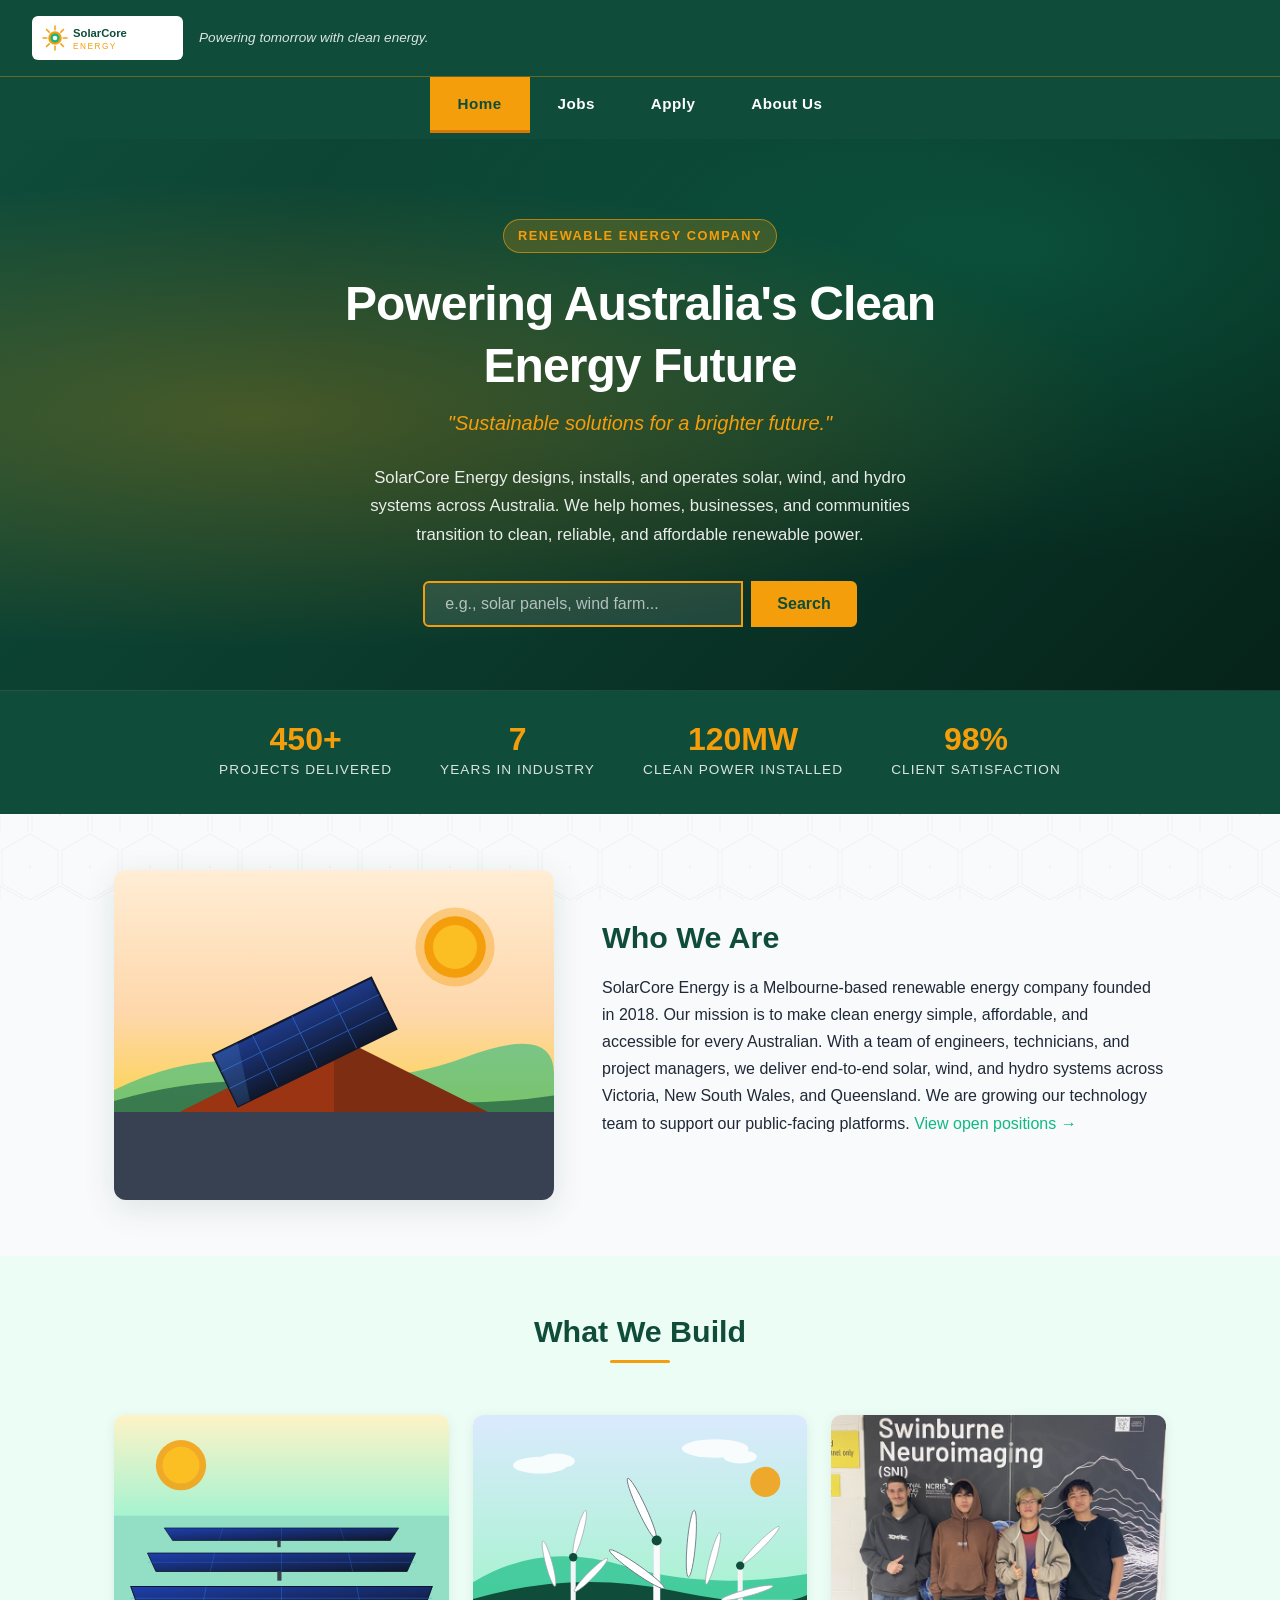
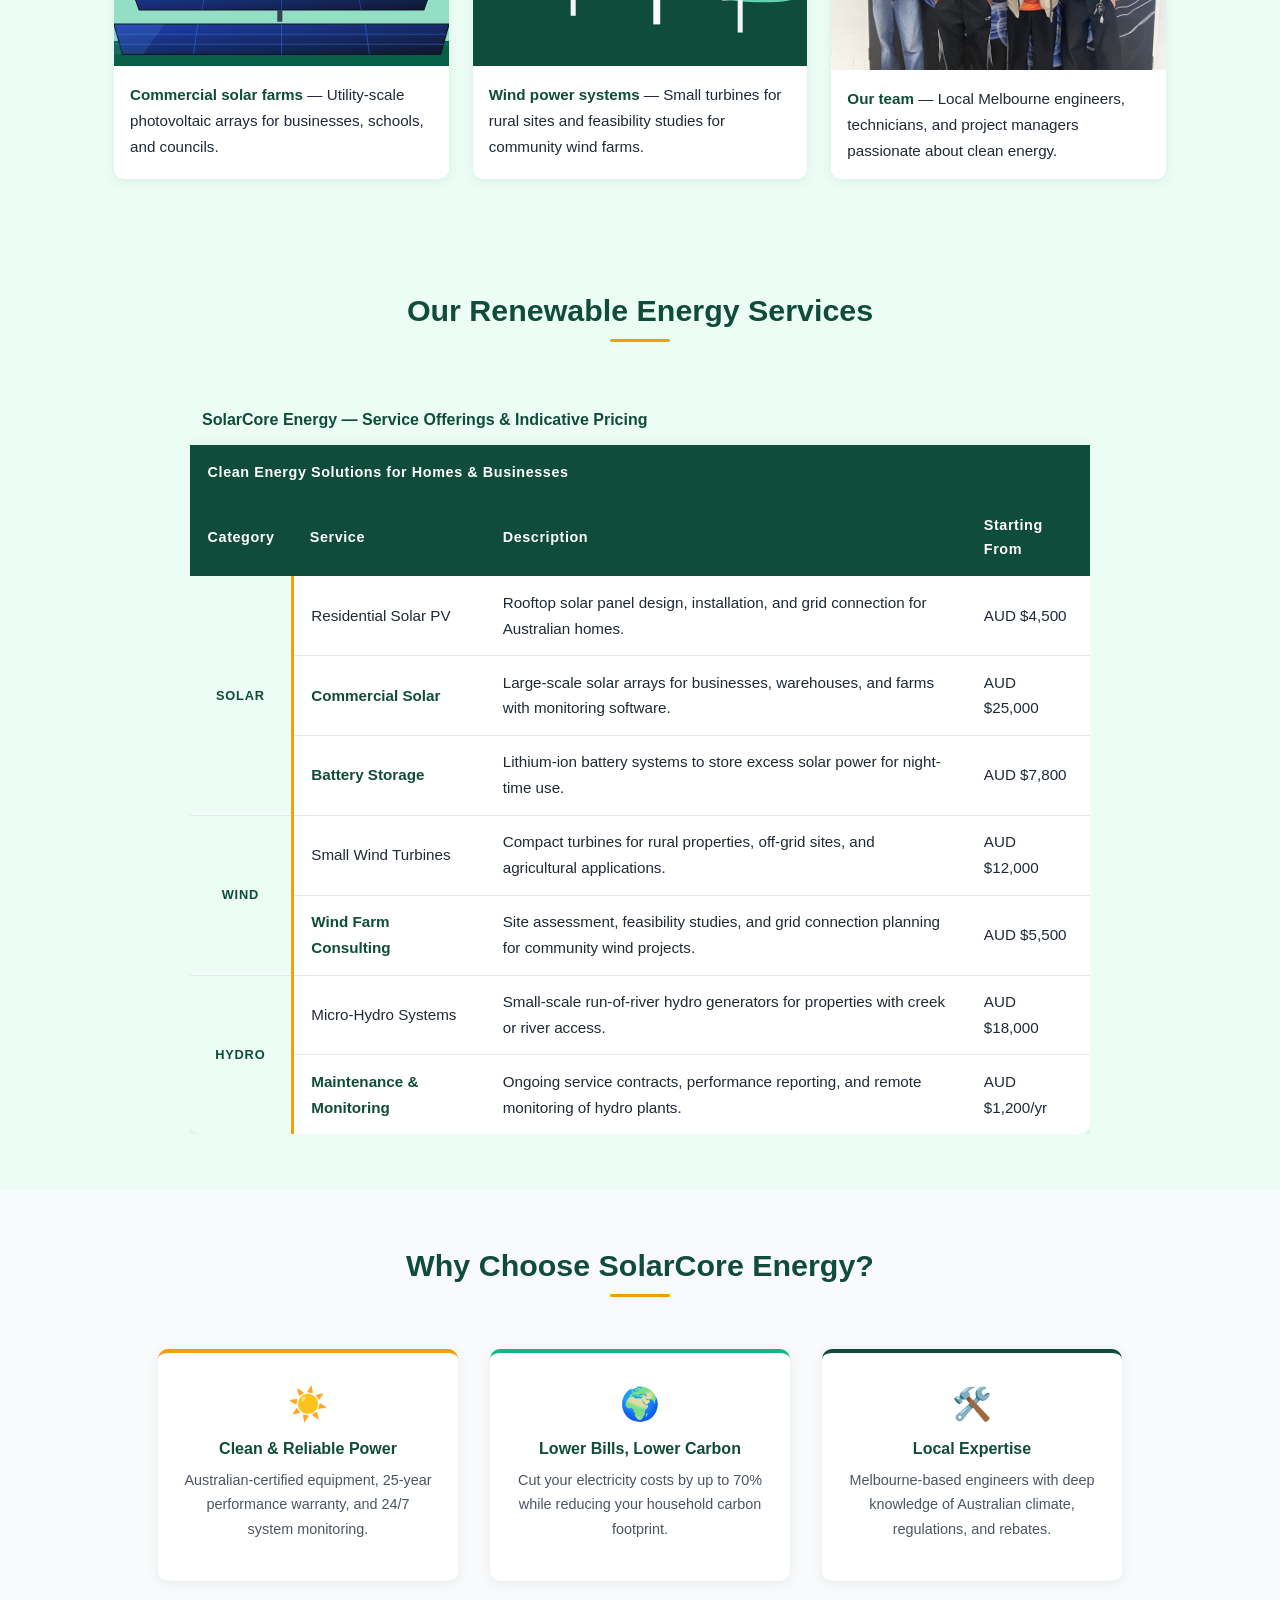
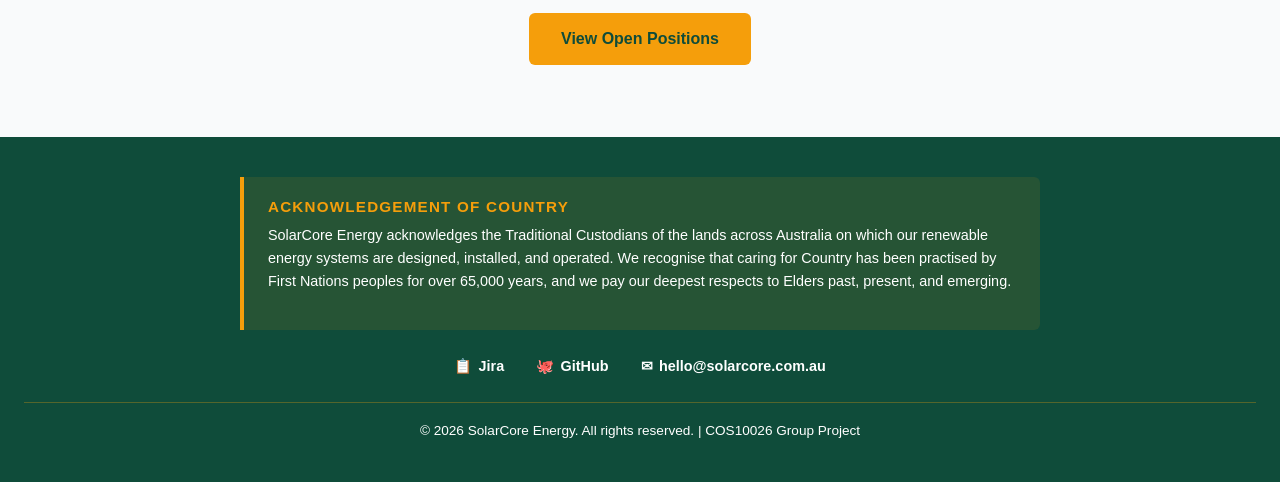
<file: index.html>
<!DOCTYPE html>
<html lang="en">
<head>
    <meta charset="UTF-8">
    <meta name="viewport" content="width=device-width, initial-scale=1.0">
    <meta name="description" content="SolarCore Energy is a Melbourne-based renewable energy company delivering solar, wind, and hydro solutions for a sustainable future.">
    <meta name="keywords" content="solar energy, wind energy, hydro power, renewable energy, sustainability, clean energy Australia, Melbourne renewable energy">
    <meta name="author" content="Duong Danh Dat Nguyen">
    <title>SolarCore Energy — Powering tomorrow with clean energy</title>

    <!-- External stylesheet (shared across all 4 pages) -->
    <link rel="stylesheet" href="styles/style.css">

    <!-- Embedded CSS (required per assignment — page-specific overrides) -->
    <style>
        /* Hero badge — solar gold pill */
        .hero-badge {
            display: inline-block;
            background-color: rgba(245, 158, 11, 0.2);
            border: 1px solid rgba(245, 158, 11, 0.6);
            color: #F59E0B;
            font-size: 0.8rem;
            font-weight: 700;
            letter-spacing: 0.12em;
            text-transform: uppercase;
            padding: 0.3rem 0.9rem;
            border-radius: 50px;
            margin-bottom: 1.25rem;
        }

        /* Services table category rows */
        .services-section {
            background-color: #ECFDF5;
            padding: 3.5rem 1.5rem;
        }

        /* Highlight box for key company stats */
        .stats-bar {
            display: flex;
            justify-content: center;
            gap: 3rem;
            flex-wrap: wrap;
            padding: 2rem 1.5rem;
            background-color: #0F4C3A;
            color: #ffffff;
        }

        .stat-item {
            text-align: center;
        }

        .stat-item .stat-number {
            display: block;
            font-size: 2rem;
            font-weight: 800;
            color: #F59E0B;
            line-height: 1;
        }

        .stat-item .stat-label {
            font-size: 0.85rem;
            color: rgba(255,255,255,0.85);
            text-transform: uppercase;
            letter-spacing: 0.08em;
        }
    </style>
</head>
<body>

    <!-- =====================================================
         SITE HEADER — logo + company name + slogan
         ===================================================== -->
    <header class="site-header">
        <a href="index.html" class="logo-link" aria-label="SolarCore Energy home">
            <img src="images/logo.svg" alt="SolarCore Energy logo — golden sun icon with company name">
        </a>
        <!-- Inline CSS example (required by assignment) -->
        <p style="color: rgba(255,255,255,0.85); font-size: 0.85rem; font-style: italic; margin: 0;">
            Powering tomorrow with clean energy.
        </p>
    </header>

    <!-- =====================================================
         NAVIGATION — identical on ALL 4 pages
         ===================================================== -->
    <nav class="site-nav" aria-label="Main navigation">
        <ul>
            <li><a href="index.html" class="active" aria-current="page">Home</a></li>
            <li><a href="jobs.html">Jobs</a></li>
            <li><a href="apply.html">Apply</a></li>
            <li><a href="about.html">About Us</a></li>
        </ul>
    </nav>

    <!-- =====================================================
         MAIN CONTENT
         ===================================================== -->
    <main>

        <!-- HERO SECTION
             Background-image set via CSS (.hero rule in styles.css)
             NOT using <img> tag — satisfies assignment requirement -->
        <section class="hero" aria-label="Hero banner">
            <div class="hero-content">
                <span class="hero-badge">Renewable Energy Company</span>
                <h1>Powering Australia's Clean Energy Future</h1>
                <p class="hero-slogan">"Sustainable solutions for a brighter future."</p>
                <p class="hero-description">
                    SolarCore Energy designs, installs, and operates solar, wind, and hydro
                    systems across Australia. We help homes, businesses, and communities
                    transition to clean, reliable, and affordable renewable power.
                </p>

                <!-- Search box (required by Part 1 feedback) -->
                <form class="search-form" action="search.php" method="get" role="search" aria-label="Site search">
                    <label for="site-search" class="visually-hidden" style="position: absolute; width: 1px; height: 1px; padding: 0; margin: -1px; overflow: hidden; clip: rect(0,0,0,0); white-space: nowrap; border: 0;">
                        Search SolarCore services and jobs
                    </label>
                    <input
                        type="search"
                        id="site-search"
                        name="q"
                        placeholder="e.g., solar panels, wind farm..."
                        aria-label="Search SolarCore services and jobs"
                    >
                    <button type="submit">Search</button>
                </form>
            </div>
        </section>

        <!-- COMPANY STATS BAR -->
        <div class="stats-bar" role="region" aria-label="Company statistics">
            <div class="stat-item">
                <span class="stat-number">450+</span>
                <span class="stat-label">Projects Delivered</span>
            </div>
            <div class="stat-item">
                <span class="stat-number">7</span>
                <span class="stat-label">Years in Industry</span>
            </div>
            <div class="stat-item">
                <span class="stat-number">120MW</span>
                <span class="stat-label">Clean Power Installed</span>
            </div>
            <div class="stat-item">
                <span class="stat-number">98%</span>
                <span class="stat-label">Client Satisfaction</span>
            </div>
        </div>

        <!-- ABOUT THE COMPANY -->
        <section aria-labelledby="about-heading">
            <div class="company-section">
                <!-- Company image #1 -->
                <img
                    src="images/solar-hero.svg"
                    alt="Stylised illustration of a residential rooftop with solar panels under a bright sun and orange sky"
                    width="440"
                    height="330"
                    loading="lazy"
                >
                <div class="company-text">
                    <h2 id="about-heading">Who We Are</h2>
                    <p>
                        SolarCore Energy is a Melbourne-based renewable energy company founded
                        in 2018. Our mission is to make clean energy simple, affordable, and
                        accessible for every Australian. With a team of engineers, technicians,
                        and project managers, we deliver end-to-end solar, wind, and hydro
                        systems across Victoria, New South Wales, and Queensland.
                        We are growing our technology team to support our public-facing platforms.
                        <a href="jobs.html">View open positions &rarr;</a>
                    </p>
                </div>
            </div>
        </section>

        <!-- IMAGE GALLERY — required: 3+ images on index page (Part 1 feedback fix) -->
        <section class="section-padded" aria-labelledby="gallery-heading" style="background-color: #ECFDF5;">
            <div class="section-container">
                <h2 id="gallery-heading" class="section-title">What We Build</h2>
                <div style="display: flex; flex-wrap: wrap; gap: 1.5rem; justify-content: center;">

                    <figure style="flex: 1; min-width: 260px; max-width: 340px; margin: 0; background: #fff; border-radius: 10px; overflow: hidden; box-shadow: 0 2px 12px rgba(15,76,58,0.08);">
                        <img src="images/solar-panels.svg"
                             alt="Top-down view of a utility-scale solar PV farm with rows of dark blue panels on green ground"
                             width="340" height="255" loading="lazy"
                             style="width: 100%; height: auto; display: block;">
                        <figcaption style="padding: 1rem; font-size: 0.95rem; color: #1F2937; background-color: #fff; font-style: normal; text-align: left;">
                            <strong style="color: #0F4C3A;">Commercial solar farms</strong> — Utility-scale photovoltaic arrays for businesses, schools, and councils.
                        </figcaption>
                    </figure>

                    <figure style="flex: 1; min-width: 260px; max-width: 340px; margin: 0; background: #fff; border-radius: 10px; overflow: hidden; box-shadow: 0 2px 12px rgba(15,76,58,0.08);">
                        <img src="images/wind-turbines.svg"
                             alt="Three wind turbines on rolling green hills under a soft blue sky with clouds"
                             width="340" height="255" loading="lazy"
                             style="width: 100%; height: auto; display: block;">
                        <figcaption style="padding: 1rem; font-size: 0.95rem; color: #1F2937; background-color: #fff; font-style: normal; text-align: left;">
                            <strong style="color: #0F4C3A;">Wind power systems</strong> — Small turbines for rural sites and feasibility studies for community wind farms.
                        </figcaption>
                    </figure>

                    <figure style="flex: 1; min-width: 260px; max-width: 340px; margin: 0; background: #fff; border-radius: 10px; overflow: hidden; box-shadow: 0 2px 12px rgba(15,76,58,0.08);">
                        <img src="images/team-photo.jpg"
                             alt="The SolarCore engineering team gathered at a project site in Melbourne"
                             width="340" height="255" loading="lazy"
                             style="width: 100%; height: 255px; object-fit: cover; display: block;">
                        <figcaption style="padding: 1rem; font-size: 0.95rem; color: #1F2937; background-color: #fff; font-style: normal; text-align: left;">
                            <strong style="color: #0F4C3A;">Our team</strong> — Local Melbourne engineers, technicians, and project managers passionate about clean energy.
                        </figcaption>
                    </figure>

                </div>
            </div>
        </section>

        <!-- SERVICES TABLE
             Uses colspan (header row) AND rowspan (category column)
             Satisfies: "table using cell merging — colspan or rowspan must be used meaningfully" -->
        <section class="services-section" aria-labelledby="services-heading">
            <div class="section-container">
                <h2 id="services-heading" class="section-title">Our Renewable Energy Services</h2>

                <div class="table-wrapper">
                    <table aria-label="SolarCore Energy services overview">
                        <caption>SolarCore Energy &mdash; Service Offerings &amp; Indicative Pricing</caption>
                        <thead>
                            <!-- colspan="4": single header cell spanning all 4 columns -->
                            <tr>
                                <th colspan="4" scope="colgroup">Clean Energy Solutions for Homes &amp; Businesses</th>
                            </tr>
                            <tr>
                                <th scope="col">Category</th>
                                <th scope="col">Service</th>
                                <th scope="col">Description</th>
                                <th scope="col">Starting From</th>
                            </tr>
                        </thead>
                        <tbody>
                            <!-- rowspan="3": "Solar" category label spans 3 rows -->
                            <tr>
                                <th class="category-cell" rowspan="3" scope="rowgroup">Solar</th>
                                <td>Residential Solar PV</td>
                                <td>Rooftop solar panel design, installation, and grid connection for Australian homes.</td>
                                <td>AUD $4,500</td>
                            </tr>
                            <tr>
                                <td>Commercial Solar</td>
                                <td>Large-scale solar arrays for businesses, warehouses, and farms with monitoring software.</td>
                                <td>AUD $25,000</td>
                            </tr>
                            <tr>
                                <td>Battery Storage</td>
                                <td>Lithium-ion battery systems to store excess solar power for night-time use.</td>
                                <td>AUD $7,800</td>
                            </tr>
                            <!-- rowspan="2": "Wind" spans 2 rows -->
                            <tr>
                                <th class="category-cell" rowspan="2" scope="rowgroup">Wind</th>
                                <td>Small Wind Turbines</td>
                                <td>Compact turbines for rural properties, off-grid sites, and agricultural applications.</td>
                                <td>AUD $12,000</td>
                            </tr>
                            <tr>
                                <td>Wind Farm Consulting</td>
                                <td>Site assessment, feasibility studies, and grid connection planning for community wind projects.</td>
                                <td>AUD $5,500</td>
                            </tr>
                            <!-- rowspan="2": "Hydro" spans 2 rows -->
                            <tr>
                                <th class="category-cell" rowspan="2" scope="rowgroup">Hydro</th>
                                <td>Micro-Hydro Systems</td>
                                <td>Small-scale run-of-river hydro generators for properties with creek or river access.</td>
                                <td>AUD $18,000</td>
                            </tr>
                            <tr>
                                <td>Maintenance &amp; Monitoring</td>
                                <td>Ongoing service contracts, performance reporting, and remote monitoring of hydro plants.</td>
                                <td>AUD $1,200/yr</td>
                            </tr>
                        </tbody>
                    </table>
                </div>
            </div>
        </section>

        <!-- WHY JOIN US (additional content for richness) -->
        <section class="section-padded" aria-labelledby="join-heading">
            <div class="section-container">
                <h2 id="join-heading" class="section-title">Why Choose SolarCore Energy?</h2>
                <div style="display: flex; gap: 2rem; flex-wrap: wrap; justify-content: center; margin-top: 1rem;">
                    <div style="flex: 1; min-width: 220px; max-width: 300px; text-align: center; padding: 1.5rem; background: #fff; border-radius: 10px; box-shadow: 0 2px 12px rgba(15,76,58,0.08); border-top: 4px solid #F59E0B;">
                        <p style="font-size: 2rem; margin-bottom: 0.5rem;" aria-hidden="true">&#9728;&#65039;</p>
                        <h3 style="font-size: 1rem; margin-bottom: 0.5rem;">Clean &amp; Reliable Power</h3>
                        <p style="font-size: 0.9rem; color: #4B5563;">Australian-certified equipment, 25-year performance warranty, and 24/7 system monitoring.</p>
                    </div>
                    <div style="flex: 1; min-width: 220px; max-width: 300px; text-align: center; padding: 1.5rem; background: #fff; border-radius: 10px; box-shadow: 0 2px 12px rgba(15,76,58,0.08); border-top: 4px solid #10B981;">
                        <p style="font-size: 2rem; margin-bottom: 0.5rem;" aria-hidden="true">&#127757;</p>
                        <h3 style="font-size: 1rem; margin-bottom: 0.5rem;">Lower Bills, Lower Carbon</h3>
                        <p style="font-size: 0.9rem; color: #4B5563;">Cut your electricity costs by up to 70% while reducing your household carbon footprint.</p>
                    </div>
                    <div style="flex: 1; min-width: 220px; max-width: 300px; text-align: center; padding: 1.5rem; background: #fff; border-radius: 10px; box-shadow: 0 2px 12px rgba(15,76,58,0.08); border-top: 4px solid #0F4C3A;">
                        <p style="font-size: 2rem; margin-bottom: 0.5rem;" aria-hidden="true">&#128736;&#65039;</p>
                        <h3 style="font-size: 1rem; margin-bottom: 0.5rem;">Local Expertise</h3>
                        <p style="font-size: 0.9rem; color: #4B5563;">Melbourne-based engineers with deep knowledge of Australian climate, regulations, and rebates.</p>
                    </div>
                </div>
                <p class="text-center mt-2">
                    <a href="jobs.html" style="display: inline-block; padding: 0.75rem 2rem; background-color: #F59E0B; color: #0F4C3A; border-radius: 6px; font-weight: 700;">
                        View Open Positions
                    </a>
                </p>
            </div>
        </section>

    </main>

    <!-- =====================================================
         FOOTER — Jira + GitHub + email (all 3 required)
         ===================================================== -->
    <footer class="site-footer">

        <!-- ACKNOWLEDGEMENT OF COUNTRY (sustainability-themed)
             Contextual explanation required — NOT decorative -->
        <section class="footer-acknowledgement" aria-label="Acknowledgement of Country">
            <h3>Acknowledgement of Country</h3>
            <p>
                SolarCore Energy acknowledges the Traditional Custodians of the lands across
                Australia on which our renewable energy systems are designed, installed, and
                operated. We recognise that caring for Country has been practised by First
                Nations peoples for over 65,000 years, and we pay our deepest respects to
                Elders past, present, and emerging.
            </p>
        </section>

        <!-- FOOTER LINKS — all 3 required: Jira + GitHub + email -->
        <nav class="footer-links" aria-label="Footer links">
            <a href="https://student-team-webprj.atlassian.net/jira/software/c/projects/PSW/boards/3/backlog" aria-label="Visit our Jira project board" target="_blank" rel="noopener noreferrer">
                <span aria-hidden="true">&#128203;</span> Jira
            </a>
            <a href="https://github.com/datbeo06/cos10026-pixelore-studio" aria-label="Visit our GitHub repository" target="_blank" rel="noopener noreferrer">
                <span aria-hidden="true">&#128025;</span> GitHub
            </a>
            <a href="mailto:hello@solarcore.com.au" aria-label="Email SolarCore Energy">
                <span aria-hidden="true">&#9993;</span> hello@solarcore.com.au
            </a>
        </nav>

        <div class="footer-bottom">
            <p>&copy; 2026 SolarCore Energy. All rights reserved. | COS10026 Group Project</p>
        </div>

    </footer>

</body>
</html>
</file>
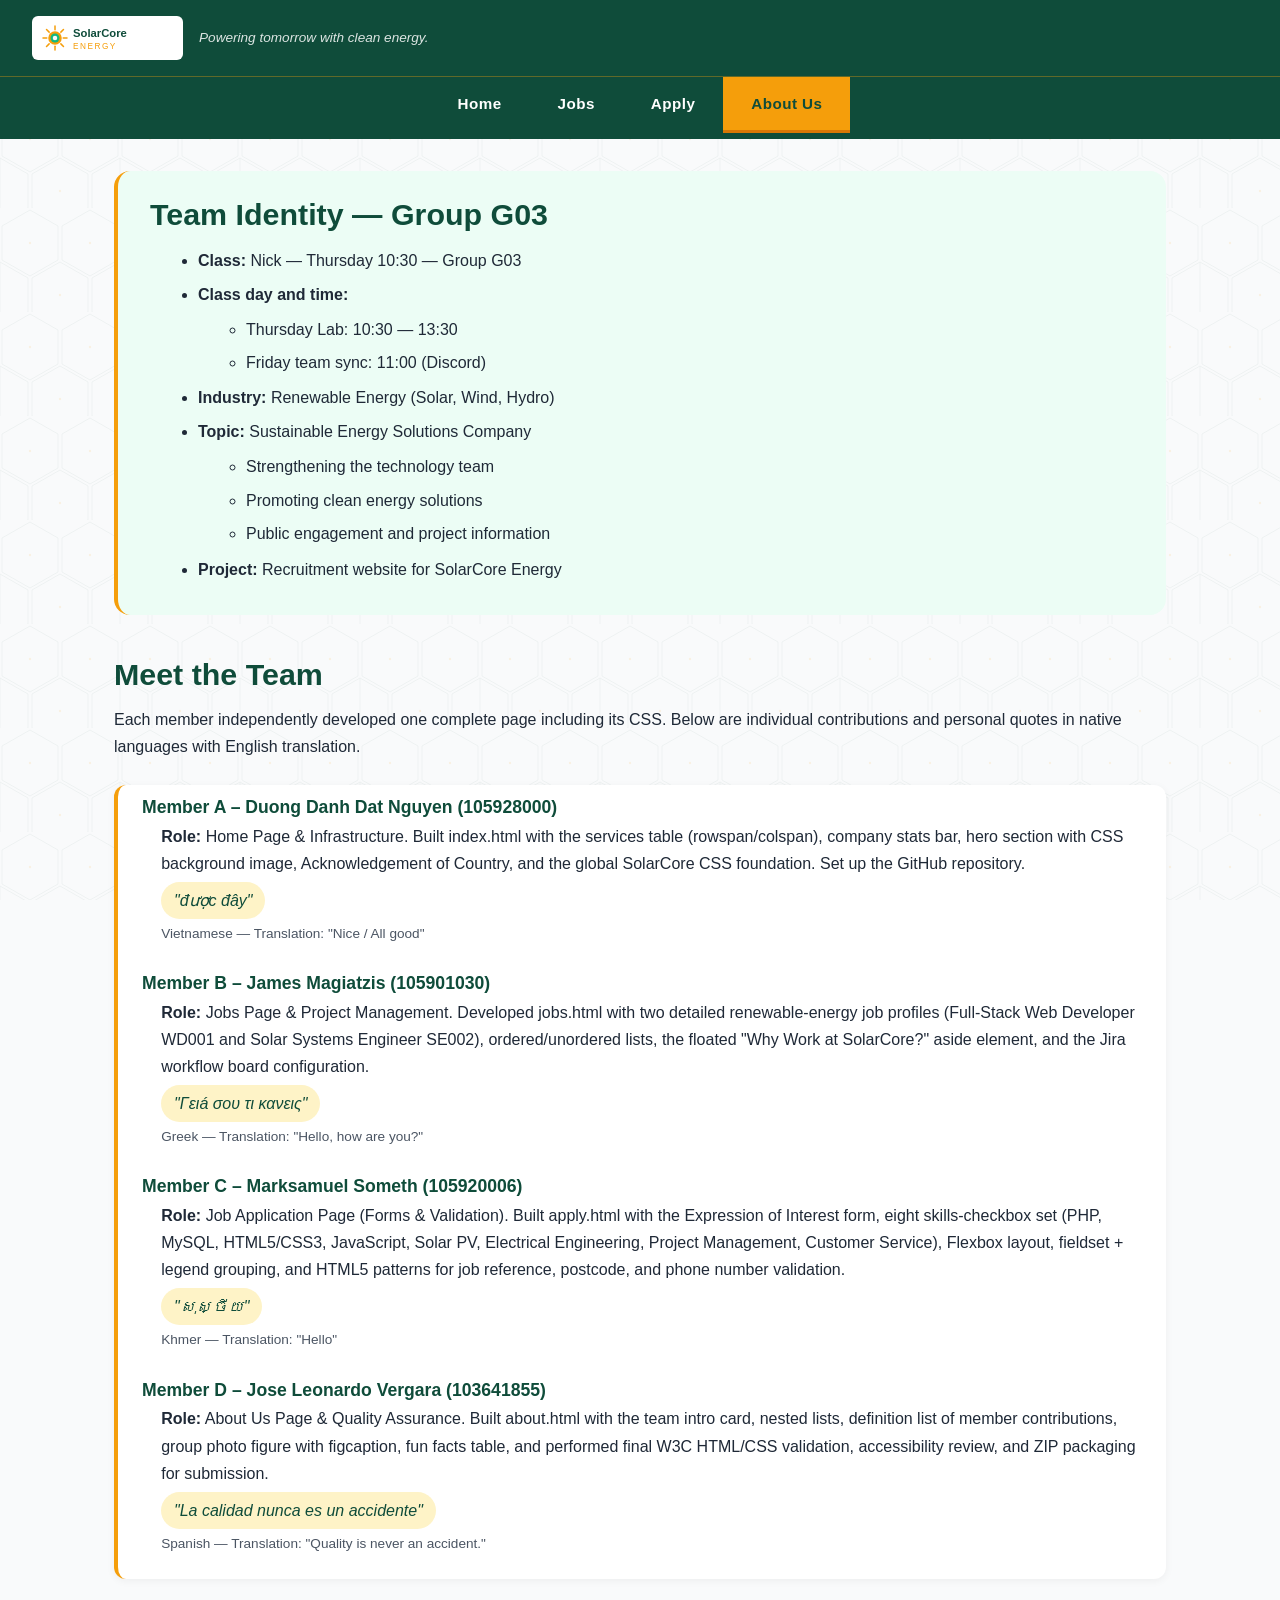
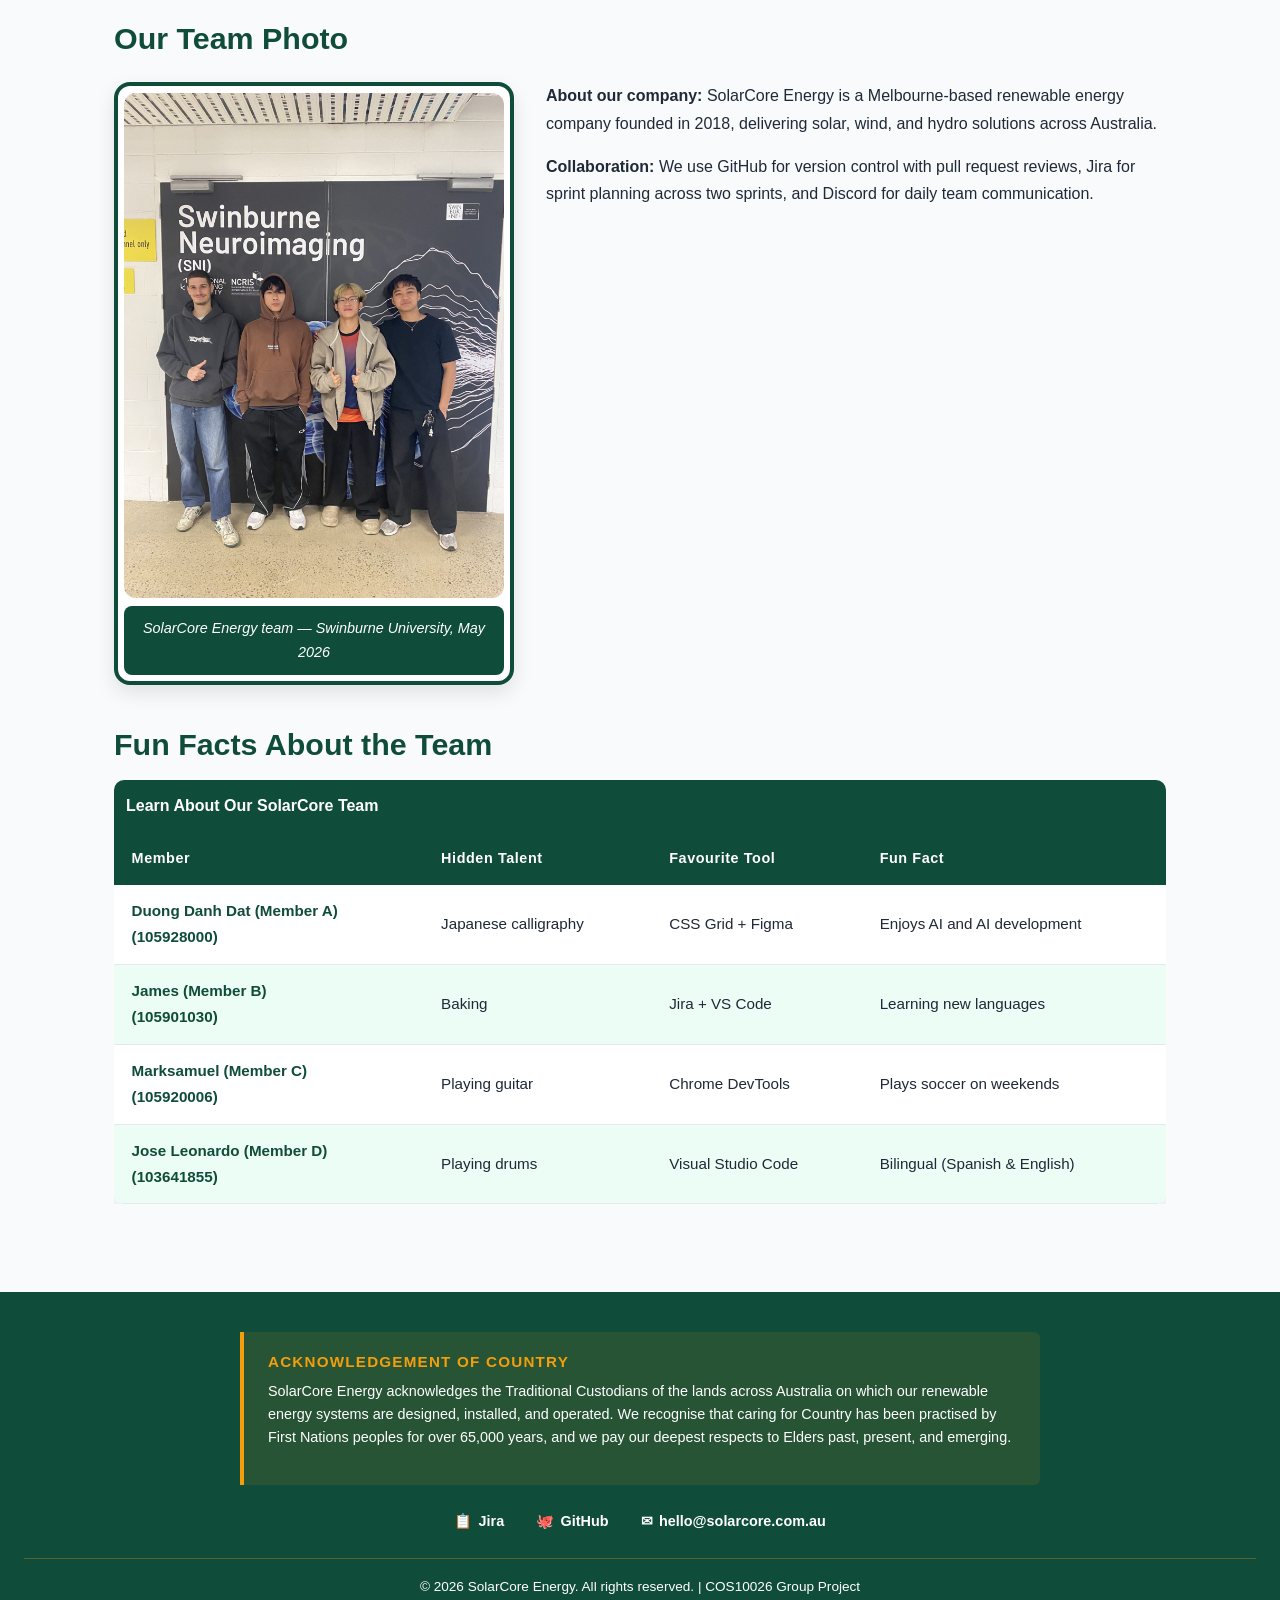
<file: about.html>
<!DOCTYPE html>
<html lang="en">
<head>
    <meta charset="UTF-8">
    <meta name="viewport" content="width=device-width, initial-scale=1.0, viewport-fit=cover">
    <meta name="description" content="Meet the SolarCore Energy team — four students from Swinburne University working on the COS10026 Web Technology Project, Group G03 Sustainable Energy Solutions.">
    <meta name="keywords" content="SolarCore team, COS10026, Swinburne web project, Group G03, renewable energy team, about us">
    <meta name="author" content="Jose Leonardo Vergara">
    <title>About Us &mdash; SolarCore Energy</title>

    <link rel="stylesheet" href="styles/style.css">

    <style>
        .about-header-title {
            margin: 0;
            font-size: 2.2rem;
            font-weight: 700;
            color: white;
            letter-spacing: -0.5px;
        }

        @media (max-width: 700px) {
            .about-header-title {
                font-size: 1.6rem;
            }
        }
    </style>
</head>
<body>

    <!-- Header -->
    <header class="site-header">
        <a href="index.html" class="logo-link" aria-label="SolarCore Energy home">
            <img src="images/logo.svg" alt="SolarCore Energy logo">
        </a>
        <p style="color: rgba(255,255,255,0.85); font-size: 0.85rem; font-style: italic; margin: 0;">Powering tomorrow with clean energy.</p>
    </header>

    <!-- NAVIGATION — identical on all 4 pages -->
    <nav class="site-nav" aria-label="Main navigation">
        <ul>
            <li><a href="index.html">Home</a></li>
            <li><a href="jobs.html">Jobs</a></li>
            <li><a href="apply.html">Apply</a></li>
            <li><a href="about.html" class="active" aria-current="page">About Us</a></li>
        </ul>
    </nav>

    <main>
        <div class="section-container" style="padding: 2rem 1.5rem 3rem;">

            <!-- TEAM IDENTITY, GROUP NAME + CLASS DAY/TIME -->
            <section class="about-section">
                <div class="team-intro-card">
                    <h2 style="margin-top: 0;">Team Identity &mdash; Group G03</h2>
                    <!-- Nested list requirement -->
                    <ul>
                        <li><strong>Class:</strong> Nick &mdash; Thursday 10:30 &mdash; Group G03</li>
                        <li><strong>Class day and time:</strong>
                            <ul>
                                <li>Thursday Lab: 10:30 &mdash; 13:30</li>
                                <li>Friday team sync: 11:00 (Discord)</li>
                            </ul>
                        </li>
                        <li><strong>Industry:</strong> Renewable Energy (Solar, Wind, Hydro)</li>
                        <li><strong>Topic:</strong> Sustainable Energy Solutions Company
                            <ul>
                                <li>Strengthening the technology team</li>
                                <li>Promoting clean energy solutions</li>
                                <li>Public engagement and project information</li>
                            </ul>
                        </li>
                        <li><strong>Project:</strong> Recruitment website for SolarCore Energy</li>
                    </ul>
                </div>
            </section>

            <!-- MEMBER CONTRIBUTIONS & QUOTES -->
            <section class="about-section">
                <h2>Meet the Team</h2>
                <p>Each member independently developed one complete page including its CSS. Below are individual contributions and personal quotes in native languages with English translation.</p>

                <!-- Definition list (dl/dt/dd) -->
                <dl class="contrib-definition-list">
                    <!-- Member A -->
                    <dt>Member A &ndash; Duong Danh Dat Nguyen (105928000)</dt>
                    <dd>
                        <strong>Role:</strong> Home Page &amp; Infrastructure. Built index.html
                        with the services table (rowspan/colspan), company stats bar, hero
                        section with CSS background image, Acknowledgement of Country, and
                        the global SolarCore CSS foundation. Set up the GitHub repository.<br>
                        <span class="member-quote">"&#273;&#432;&#7907;c &#273;&acirc;y"</span>
                        <span class="quote-translation">Vietnamese &mdash; Translation: "Nice / All good"</span>
                    </dd>

                    <!-- Member B -->
                    <dt>Member B &ndash; James Magiatzis (105901030)</dt>
                    <dd>
                        <strong>Role:</strong> Jobs Page &amp; Project Management. Developed
                        jobs.html with two detailed renewable-energy job profiles
                        (Full-Stack Web Developer WD001 and Solar Systems Engineer SE002),
                        ordered/unordered lists, the floated "Why Work at SolarCore?" aside
                        element, and the Jira workflow board configuration.<br>
                        <span class="member-quote">"&Gamma;&epsilon;&iota;&aacute; &sigma;&omicron;&upsilon; &tau;&iota; &kappa;&alpha;&nu;&epsilon;&iota;&sigmaf;"</span>
                        <span class="quote-translation">Greek &mdash; Translation: "Hello, how are you?"</span>
                    </dd>

                    <!-- Member C -->
                    <dt>Member C &ndash; Marksamuel Someth (105920006)</dt>
                    <dd>
                        <strong>Role:</strong> Job Application Page (Forms &amp; Validation).
                        Built apply.html with the Expression of Interest form, eight
                        skills-checkbox set (PHP, MySQL, HTML5/CSS3, JavaScript, Solar PV,
                        Electrical Engineering, Project Management, Customer Service),
                        Flexbox layout, fieldset + legend grouping, and HTML5 patterns for
                        job reference, postcode, and phone number validation.<br>
                        <span class="member-quote">"&#6047;&#6075;&#6047;&#6098;&#6021;&#6072;&#6041;"</span>
                        <span class="quote-translation">Khmer &mdash; Translation: "Hello"</span>
                    </dd>

                    <!-- Member D -->
                    <dt>Member D &ndash; Jose Leonardo Vergara (103641855)</dt>
                    <dd>
                        <strong>Role:</strong> About Us Page &amp; Quality Assurance. Built
                        about.html with the team intro card, nested lists, definition list of
                        member contributions, group photo figure with figcaption, fun facts
                        table, and performed final W3C HTML/CSS validation, accessibility
                        review, and ZIP packaging for submission.<br>
                        <span class="member-quote">"La calidad nunca es un accidente"</span>
                        <span class="quote-translation">Spanish &mdash; Translation: "Quality is never an accident."</span>
                    </dd>
                </dl>
            </section>

            <!-- GROUP PHOTO -->
            <section class="about-section">
                <h2>Our Team Photo</h2>
                <div class="team-grid">
                    <figure class="group-photo-figure">
                        <img src="images/team-photo.jpg" alt="The four-member SolarCore Energy student team standing together at Swinburne University">
                        <figcaption>SolarCore Energy team &mdash; Swinburne University, May 2026</figcaption>
                    </figure>
                    <div>
                        <p><strong>About our company:</strong> SolarCore Energy is a Melbourne-based renewable energy company founded in 2018, delivering solar, wind, and hydro solutions across Australia.</p>
                        <p><strong>Collaboration:</strong> We use GitHub for version control with pull request reviews, Jira for sprint planning across two sprints, and Discord for daily team communication.</p>
                    </div>
                </div>
            </section>

            <!-- FUN FACTS TABLE -->
            <section class="about-section">
                <h2>Fun Facts About the Team</h2>
                <div class="table-responsive">
                    <table class="fun-facts-table">
                    <caption>Learn About Our SolarCore Team</caption>
                        <thead>
                            <tr>
                                <th>Member</th>
                                <th>Hidden Talent</th>
                                <th>Favourite Tool</th>
                                <th>Fun Fact</th>
                            </tr>
                        </thead>
                        <tbody>
                            <tr>
                                <td><strong>Duong Danh Dat (Member A)</strong><br>(105928000)</td>
                                <td>Japanese calligraphy</td>
                                <td>CSS Grid + Figma</td>
                                <td>Enjoys AI and AI development</td>
                            </tr>
                            <tr>
                                <td><strong>James (Member B)</strong><br>(105901030)</td>
                                <td>Baking</td>
                                <td>Jira + VS Code</td>
                                <td>Learning new languages</td>
                            </tr>
                            <tr>
                                <td><strong>Marksamuel (Member C)</strong><br>(105920006)</td>
                                <td>Playing guitar</td>
                                <td>Chrome DevTools</td>
                                <td>Plays soccer on weekends</td>
                            </tr>
                            <tr>
                                <td><strong>Jose Leonardo (Member D)</strong><br>(103641855)</td>
                                <td>Playing drums</td>
                                <td>Visual Studio Code</td>
                                <td>Bilingual (Spanish &amp; English)</td>
                            </tr>
                        </tbody>
                    </table>
                </div>
            </section>
        </div>
    </main>

    <footer class="site-footer">
        <section class="footer-acknowledgement" aria-label="Acknowledgement of Country">
            <h3>Acknowledgement of Country</h3>
            <p>
                SolarCore Energy acknowledges the Traditional Custodians of the lands across
                Australia on which our renewable energy systems are designed, installed, and
                operated. We recognise that caring for Country has been practised by First
                Nations peoples for over 65,000 years, and we pay our deepest respects to
                Elders past, present, and emerging.
            </p>
        </section>

        <nav class="footer-links" aria-label="Footer links">
            <a href="https://student-team-webprj.atlassian.net/jira/software/c/projects/PSW/boards/3/backlog" aria-label="Visit our Jira project board" target="_blank" rel="noopener noreferrer">
                <span aria-hidden="true">&#128203;</span> Jira
            </a>
            <a href="https://github.com/datbeo06/cos10026-pixelore-studio" aria-label="Visit our GitHub repository" target="_blank" rel="noopener noreferrer">
                <span aria-hidden="true">&#128025;</span> GitHub
            </a>
            <a href="mailto:hello@solarcore.com.au" aria-label="Email SolarCore Energy">
                <span aria-hidden="true">&#9993;</span> hello@solarcore.com.au
            </a>
        </nav>

        <div class="footer-bottom">
            <p>&copy; 2026 SolarCore Energy. All rights reserved. | COS10026 Group Project</p>
        </div>
    </footer>

</body>
</html>
</file>
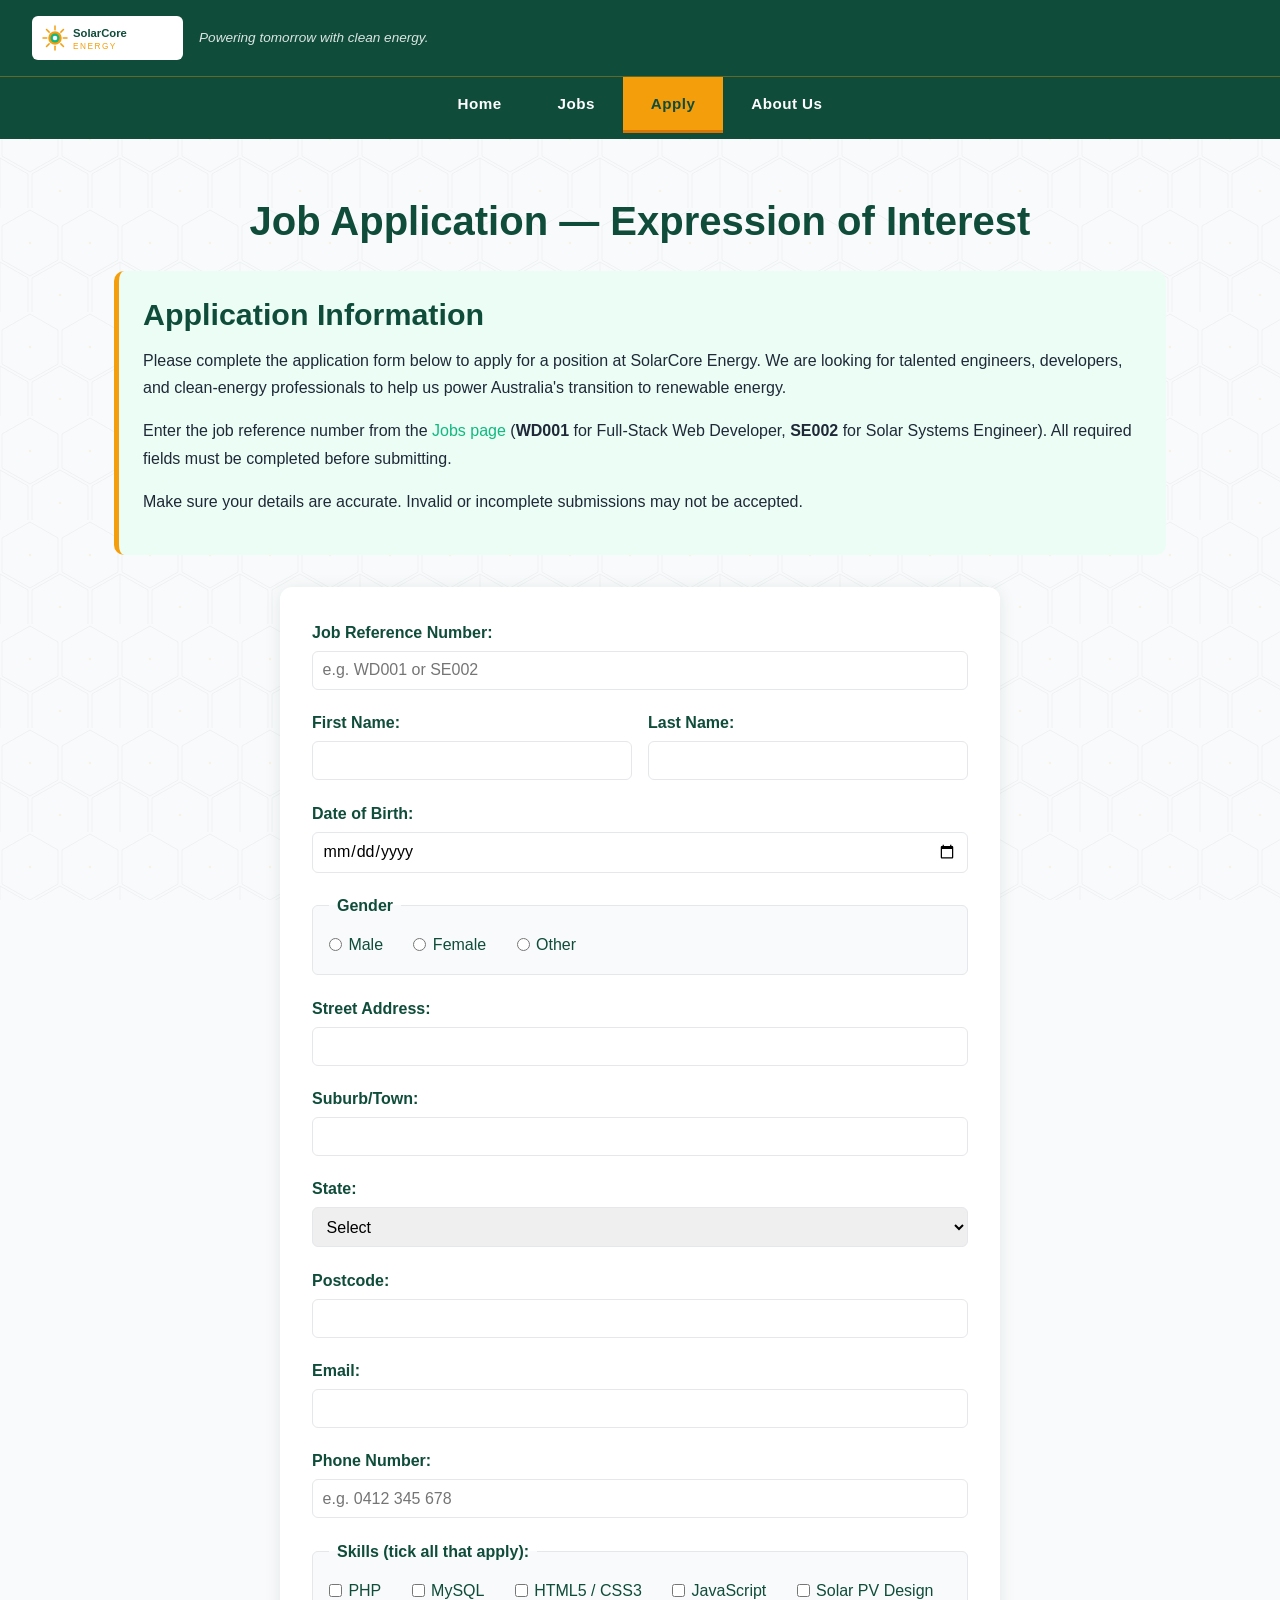
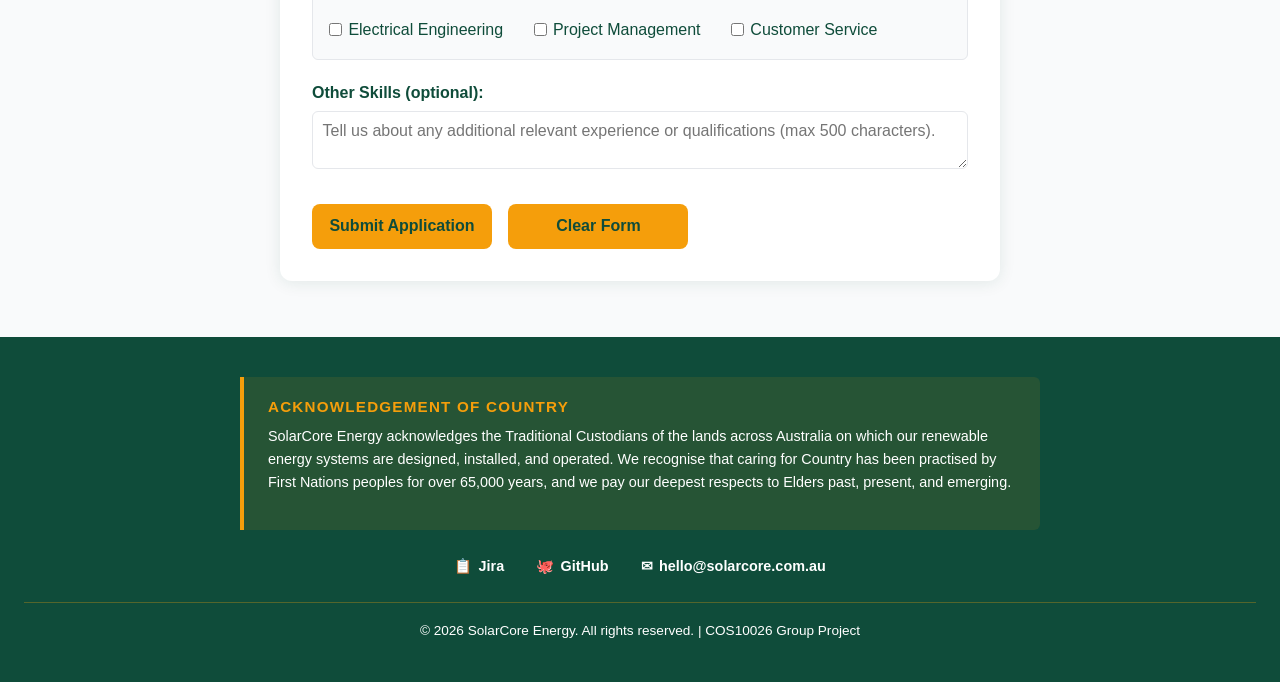
<file: apply.html>
<!DOCTYPE html>
<html lang="en">
<head>
    <meta charset="UTF-8">
    <meta name="viewport" content="width=device-width, initial-scale=1.0">
    <meta name="description" content="Apply for a position at SolarCore Energy. Submit your Expression of Interest for our Full-Stack Web Developer or Solar Systems Engineer roles.">
    <meta name="keywords" content="solar jobs application, renewable energy careers, EOI form, SolarCore Energy apply, clean energy jobs Melbourne">
    <meta name="author" content="Marksamuel Someth">
    <title>Apply &mdash; SolarCore Energy</title>

    <link rel="stylesheet" href="styles/style.css">

    <!-- Embedded CSS (required per assignment — page-specific overrides) -->
    <style>
        /* Required-field marker after each label */
        .application-form label::after {
            content: "";
        }

        /* Visual grouping for fieldset legends */
        fieldset {
            border: 1px solid #E5E7EB;
            border-radius: 6px;
            padding: 0.75rem 1rem 1rem;
            margin-bottom: 1.2rem;
            background-color: #F9FAFB;
        }

        legend {
            font-weight: 600;
            color: #0F4C3A;
            padding: 0 0.5rem;
        }

        .radio-group,
        .checkbox-group {
            display: flex;
            flex-wrap: wrap;
            gap: 0.75rem 1.5rem;
        }

        .radio-group label,
        .checkbox-group label {
            font-weight: 400;
            display: inline-flex;
            align-items: center;
            gap: 0.4rem;
            margin-bottom: 0;
        }

        /* Stack the two action buttons side-by-side on wider screens */
        @media (min-width: 540px) {
            .application-form button[type="submit"],
            .application-form button[type="reset"] {
                width: auto;
                min-width: 180px;
                margin-right: 0.75rem;
            }
        }
    </style>
</head>

<body>

<header class="site-header">
    <a href="index.html" class="logo-link" aria-label="SolarCore Energy home">
        <img src="images/logo.svg" alt="SolarCore Energy logo">
    </a>
    <!-- Inline CSS example (required by assignment) -->
    <p style="color: rgba(255,255,255,0.85); font-size: 0.85rem; font-style: italic; margin: 0;">Powering tomorrow with clean energy.</p>
</header>

<nav class="site-nav" aria-label="Main navigation">
    <ul>
        <li><a href="index.html">Home</a></li>
        <li><a href="jobs.html">Jobs</a></li>
        <li><a href="apply.html" class="active" aria-current="page">Apply</a></li>
        <li><a href="about.html">About Us</a></li>
    </ul>
</nav>

<main>
<section class="section-padded">
<div class="section-container">

<h1 style="text-align: center; margin-bottom: 1.5rem;">Job Application &mdash; Expression of Interest</h1>

<section class="apply-intro">
    <h2>Application Information</h2>

    <p>
    Please complete the application form below to apply for a position at SolarCore Energy.
    We are looking for talented engineers, developers, and clean-energy professionals to
    help us power Australia's transition to renewable energy.
    </p>

    <p>
    Enter the job reference number from the <a href="jobs.html">Jobs page</a>
    (<strong>WD001</strong> for Full-Stack Web Developer, <strong>SE002</strong> for Solar
    Systems Engineer). All required fields must be completed before submitting.
    </p>

    <p>
    Make sure your details are accurate. Invalid or incomplete submissions may not be accepted.
    </p>
</section>

<form class="application-form" action="https://mercury.swin.edu.au/it000000/formtest.php" method="post">

<div class="form-group">
<label for="jobRef">Job Reference Number:</label>
<input type="text" id="jobRef" name="jobRef" required
       pattern="[A-Za-z0-9]{5}" maxlength="5"
       placeholder="e.g. WD001 or SE002">
</div>

<div class="form-row">
<div class="form-group">
<label for="fname">First Name:</label>
<input type="text" id="fname" name="fname" required
       pattern="[A-Za-z\s]{1,20}" maxlength="20">
</div>

<div class="form-group">
<label for="lname">Last Name:</label>
<input type="text" id="lname" name="lname" required
       pattern="[A-Za-z\s]{1,20}" maxlength="20">
</div>
</div>

<div class="form-group">
<label for="dob">Date of Birth:</label>
<input type="date" id="dob" name="dob" required
       min="1946-05-05" max="2011-05-05">
</div>

<fieldset>
    <legend>Gender</legend>
    <div class="radio-group">
        <label><input type="radio" name="gender" value="Male" required> Male</label>
        <label><input type="radio" name="gender" value="Female"> Female</label>
        <label><input type="radio" name="gender" value="Other"> Other</label>
    </div>
</fieldset>

<div class="form-group">
<label for="street">Street Address:</label>
<input type="text" id="street" name="street" maxlength="40" required>
</div>

<div class="form-group">
<label for="suburb">Suburb/Town:</label>
<input type="text" id="suburb" name="suburb" maxlength="40" required>
</div>

<div class="form-group">
<label for="state">State:</label>
<select id="state" name="state" required>
    <option value="">Select</option>
    <option value="VIC">VIC</option>
    <option value="NSW">NSW</option>
    <option value="QLD">QLD</option>
    <option value="WA">WA</option>
    <option value="SA">SA</option>
    <option value="TAS">TAS</option>
    <option value="ACT">ACT</option>
    <option value="NT">NT</option>
</select>
</div>

<div class="form-group">
<label for="postcode">Postcode:</label>
<input type="text" id="postcode" name="postcode" required
       pattern="\d{4}" maxlength="4">
</div>

<div class="form-group">
<label for="email">Email:</label>
<input type="email" id="email" name="email" maxlength="50" required>
</div>

<div class="form-group">
<label for="phone">Phone Number:</label>
<input type="tel" id="phone" name="phone" required
       pattern="[\d\s]{8,12}" maxlength="12"
       placeholder="e.g. 0412 345 678">
</div>

<fieldset>
    <legend>Skills (tick all that apply):</legend>
    <div class="checkbox-group">
        <label><input type="checkbox" name="skills[]" value="PHP"> PHP</label>
        <label><input type="checkbox" name="skills[]" value="MySQL"> MySQL</label>
        <label><input type="checkbox" name="skills[]" value="HTML5/CSS3"> HTML5 / CSS3</label>
        <label><input type="checkbox" name="skills[]" value="JavaScript"> JavaScript</label>
        <label><input type="checkbox" name="skills[]" value="Solar PV"> Solar PV Design</label>
        <label><input type="checkbox" name="skills[]" value="Electrical Eng"> Electrical Engineering</label>
        <label><input type="checkbox" name="skills[]" value="Project Management"> Project Management</label>
        <label><input type="checkbox" name="skills[]" value="Customer Service"> Customer Service</label>
    </div>
</fieldset>

<div class="form-group">
<label for="other">Other Skills (optional):</label>
<textarea id="other" name="other" maxlength="500"
          placeholder="Tell us about any additional relevant experience or qualifications (max 500 characters)."></textarea>
</div>

<button type="submit" class="btn-submit">Submit Application</button>
<button type="reset" class="btn-submit">Clear Form</button>

</form>

</div>
</section>
</main>

<footer class="site-footer">

<section class="footer-acknowledgement" aria-label="Acknowledgement of Country">
    <h3>Acknowledgement of Country</h3>
    <p>
        SolarCore Energy acknowledges the Traditional Custodians of the lands across
        Australia on which our renewable energy systems are designed, installed, and
        operated. We recognise that caring for Country has been practised by First
        Nations peoples for over 65,000 years, and we pay our deepest respects to
        Elders past, present, and emerging.
    </p>
</section>

<nav class="footer-links" aria-label="Footer links">
    <a href="https://student-team-webprj.atlassian.net/jira/software/c/projects/PSW/boards/3/backlog" target="_blank" rel="noopener noreferrer">
        <span aria-hidden="true">&#128203;</span> Jira
    </a>
    <a href="https://github.com/datbeo06/cos10026-pixelore-studio" target="_blank" rel="noopener noreferrer">
        <span aria-hidden="true">&#128025;</span> GitHub
    </a>
    <a href="mailto:hello@solarcore.com.au">
        <span aria-hidden="true">&#9993;</span> hello@solarcore.com.au
    </a>
</nav>

<div class="footer-bottom">
    <p>&copy; 2026 SolarCore Energy. All rights reserved. | COS10026 Group Project</p>
</div>

</footer>

</body>
</html>
</file>
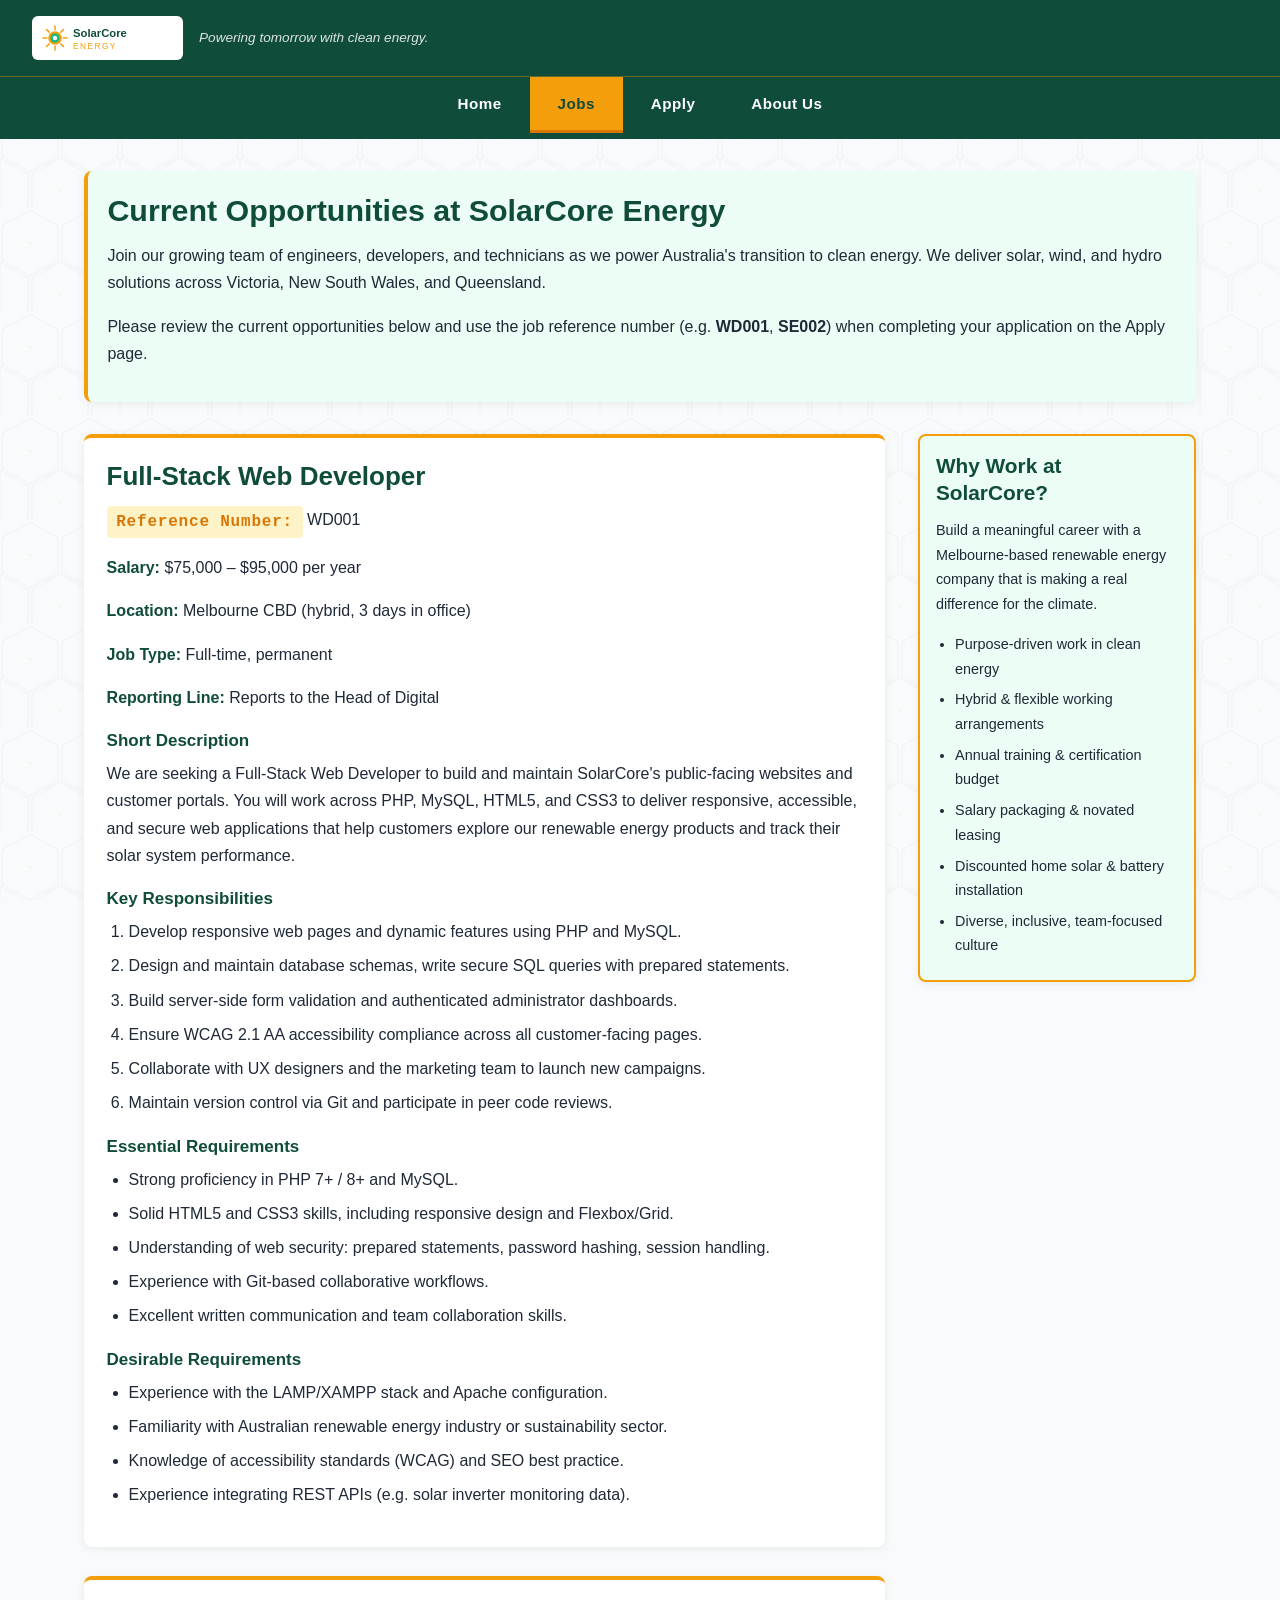
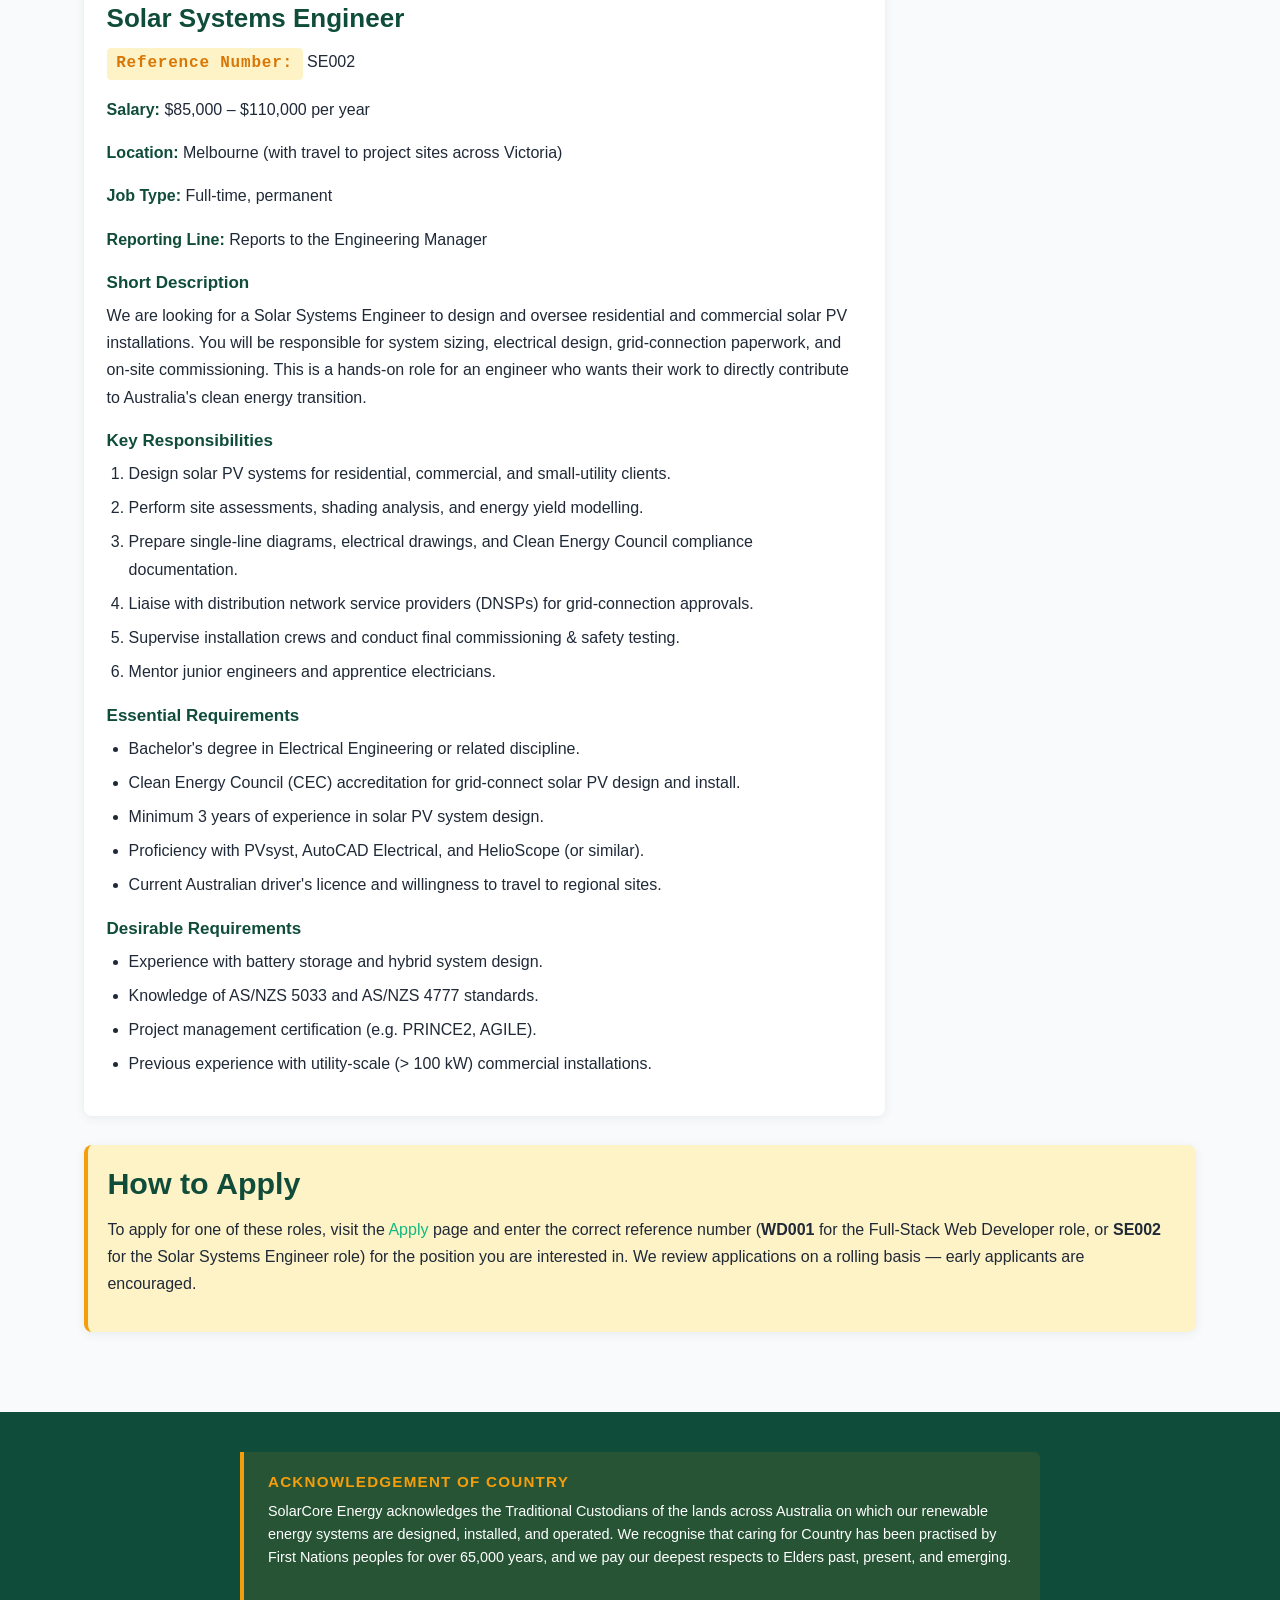
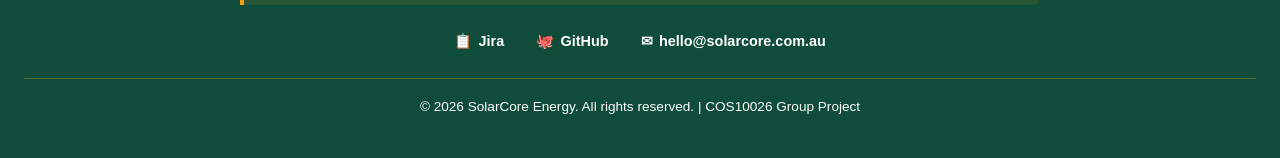
<file: jobs.html>
<!DOCTYPE html>
<html lang="en">
<head>
    <meta charset="utf-8">
    <meta name="viewport" content="width=device-width, initial-scale=1.0">
    <meta name="description" content="Current job openings at SolarCore Energy: Full-Stack Web Developer and Solar Systems Engineer roles in Melbourne, Australia.">
    <meta name="keywords" content="solar jobs, renewable energy careers, full-stack developer Melbourne, solar engineer jobs, clean energy employment Australia">
    <meta name="author" content="James Magiatzis">
    <title>Jobs | SolarCore Energy</title>

    <link rel="stylesheet" href="styles/style.css">

    <!-- Embedded CSS (required per assignment — page-specific overrides) -->
    <style>
        /* Salary highlight pill — page-specific decoration */
        .job-card p strong {
            color: #0F4C3A;
        }

        /* Job reference number badge */
        .job-reference {
            display: inline-block;
            background-color: #FEF3C7;
            color: #D97706;
            padding: 0.15rem 0.6rem;
            border-radius: 4px;
            font-family: 'Courier New', monospace;
            font-weight: 700;
            letter-spacing: 0.05em;
        }

        /* Subtle lift on hover for job cards */
        .job-card {
            transition: transform 0.2s ease, box-shadow 0.2s ease;
        }
        .job-card:hover {
            transform: translateY(-2px);
            box-shadow: 0 6px 16px rgba(15, 76, 58, 0.14);
        }
    </style>
</head>
<body>

    <header class="site-header">
        <a href="index.html" class="logo-link" aria-label="SolarCore Energy home">
            <img src="images/logo.svg" alt="SolarCore Energy logo">
        </a>
        <p style="color: rgba(255,255,255,0.85); font-size: 0.85rem; font-style: italic; margin: 0;">
            Powering tomorrow with clean energy.
        </p>
    </header>

    <nav class="site-nav" aria-label="Main navigation">
        <ul>
            <li><a href="index.html">Home</a></li>
            <li><a href="jobs.html" class="active" aria-current="page">Jobs</a></li>
            <li><a href="apply.html">Apply</a></li>
            <li><a href="about.html">About Us</a></li>
        </ul>
    </nav>

    <main class="content-container">
        <section class="jobs-intro">
            <h2>Current Opportunities at SolarCore Energy</h2>
            <p>
                Join our growing team of engineers, developers, and technicians as we power
                Australia's transition to clean energy. We deliver solar, wind, and hydro
                solutions across Victoria, New South Wales, and Queensland.
            </p>
            <p>
                Please review the current opportunities below and use the job reference number
                (e.g. <strong>WD001</strong>, <strong>SE002</strong>) when completing your
                application on the Apply page.
            </p>
        </section>

        <aside class="job-aside" aria-label="Why work at SolarCore">
            <h2>Why Work at SolarCore?</h2>
            <p>
                Build a meaningful career with a Melbourne-based renewable energy company that
                is making a real difference for the climate.
            </p>
            <ul>
                <li>Purpose-driven work in clean energy</li>
                <li>Hybrid &amp; flexible working arrangements</li>
                <li>Annual training &amp; certification budget</li>
                <li>Salary packaging &amp; novated leasing</li>
                <li>Discounted home solar &amp; battery installation</li>
                <li>Diverse, inclusive, team-focused culture</li>
            </ul>
        </aside>

        <section class="job-card">
            <h2>Full-Stack Web Developer</h2>
            <p><span class="job-reference">Reference Number:</span> WD001</p>
            <p><strong>Salary:</strong> $75,000 &ndash; $95,000 per year</p>
            <p><strong>Location:</strong> Melbourne CBD (hybrid, 3 days in office)</p>
            <p><strong>Job Type:</strong> Full-time, permanent</p>
            <p><strong>Reporting Line:</strong> Reports to the Head of Digital</p>

            <h3>Short Description</h3>
            <p>
                We are seeking a Full-Stack Web Developer to build and maintain SolarCore's
                public-facing websites and customer portals. You will work across PHP, MySQL,
                HTML5, and CSS3 to deliver responsive, accessible, and secure web applications
                that help customers explore our renewable energy products and track their solar
                system performance.
            </p>

            <h3>Key Responsibilities</h3>
            <ol>
                <li>Develop responsive web pages and dynamic features using PHP and MySQL.</li>
                <li>Design and maintain database schemas, write secure SQL queries with prepared statements.</li>
                <li>Build server-side form validation and authenticated administrator dashboards.</li>
                <li>Ensure WCAG 2.1 AA accessibility compliance across all customer-facing pages.</li>
                <li>Collaborate with UX designers and the marketing team to launch new campaigns.</li>
                <li>Maintain version control via Git and participate in peer code reviews.</li>
            </ol>

            <h3>Essential Requirements</h3>
            <ul>
                <li>Strong proficiency in PHP 7+ / 8+ and MySQL.</li>
                <li>Solid HTML5 and CSS3 skills, including responsive design and Flexbox/Grid.</li>
                <li>Understanding of web security: prepared statements, password hashing, session handling.</li>
                <li>Experience with Git-based collaborative workflows.</li>
                <li>Excellent written communication and team collaboration skills.</li>
            </ul>

            <h3>Desirable Requirements</h3>
            <ul>
                <li>Experience with the LAMP/XAMPP stack and Apache configuration.</li>
                <li>Familiarity with Australian renewable energy industry or sustainability sector.</li>
                <li>Knowledge of accessibility standards (WCAG) and SEO best practice.</li>
                <li>Experience integrating REST APIs (e.g. solar inverter monitoring data).</li>
            </ul>
        </section>

        <section class="job-card">
            <h2>Solar Systems Engineer</h2>
            <p><span class="job-reference">Reference Number:</span> SE002</p>
            <p><strong>Salary:</strong> $85,000 &ndash; $110,000 per year</p>
            <p><strong>Location:</strong> Melbourne (with travel to project sites across Victoria)</p>
            <p><strong>Job Type:</strong> Full-time, permanent</p>
            <p><strong>Reporting Line:</strong> Reports to the Engineering Manager</p>

            <h3>Short Description</h3>
            <p>
                We are looking for a Solar Systems Engineer to design and oversee residential
                and commercial solar PV installations. You will be responsible for system
                sizing, electrical design, grid-connection paperwork, and on-site
                commissioning. This is a hands-on role for an engineer who wants their work
                to directly contribute to Australia's clean energy transition.
            </p>

            <h3>Key Responsibilities</h3>
            <ol>
                <li>Design solar PV systems for residential, commercial, and small-utility clients.</li>
                <li>Perform site assessments, shading analysis, and energy yield modelling.</li>
                <li>Prepare single-line diagrams, electrical drawings, and Clean Energy Council compliance documentation.</li>
                <li>Liaise with distribution network service providers (DNSPs) for grid-connection approvals.</li>
                <li>Supervise installation crews and conduct final commissioning &amp; safety testing.</li>
                <li>Mentor junior engineers and apprentice electricians.</li>
            </ol>

            <h3>Essential Requirements</h3>
            <ul>
                <li>Bachelor's degree in Electrical Engineering or related discipline.</li>
                <li>Clean Energy Council (CEC) accreditation for grid-connect solar PV design and install.</li>
                <li>Minimum 3 years of experience in solar PV system design.</li>
                <li>Proficiency with PVsyst, AutoCAD Electrical, and HelioScope (or similar).</li>
                <li>Current Australian driver's licence and willingness to travel to regional sites.</li>
            </ul>

            <h3>Desirable Requirements</h3>
            <ul>
                <li>Experience with battery storage and hybrid system design.</li>
                <li>Knowledge of AS/NZS 5033 and AS/NZS 4777 standards.</li>
                <li>Project management certification (e.g. PRINCE2, AGILE).</li>
                <li>Previous experience with utility-scale (&gt; 100 kW) commercial installations.</li>
            </ul>
        </section>

        <section class="application-note">
            <h2>How to Apply</h2>
            <p>
                To apply for one of these roles, visit the <a href="apply.html">Apply</a> page
                and enter the correct reference number (<strong>WD001</strong> for the
                Full-Stack Web Developer role, or <strong>SE002</strong> for the Solar Systems
                Engineer role) for the position you are interested in. We review applications
                on a rolling basis &mdash; early applicants are encouraged.
            </p>
        </section>
    </main>

    <footer class="site-footer">

        <!-- ACKNOWLEDGEMENT OF COUNTRY -->
        <section class="footer-acknowledgement" aria-label="Acknowledgement of Country">
            <h3>Acknowledgement of Country</h3>
            <p>
                SolarCore Energy acknowledges the Traditional Custodians of the lands across
                Australia on which our renewable energy systems are designed, installed, and
                operated. We recognise that caring for Country has been practised by First
                Nations peoples for over 65,000 years, and we pay our deepest respects to
                Elders past, present, and emerging.
            </p>
        </section>

        <!-- FOOTER LINKS — all 3 required: Jira + GitHub + email -->
        <nav class="footer-links" aria-label="Footer links">
            <a href="https://student-team-webprj.atlassian.net/jira/software/c/projects/PSW/boards/3/backlog" aria-label="Visit our Jira project board" target="_blank" rel="noopener noreferrer">
                <span aria-hidden="true">&#128203;</span> Jira
            </a>
            <a href="https://github.com/datbeo06/cos10026-pixelore-studio" aria-label="Visit our GitHub repository" target="_blank" rel="noopener noreferrer">
                <span aria-hidden="true">&#128025;</span> GitHub
            </a>
            <a href="mailto:hello@solarcore.com.au" aria-label="Email SolarCore Energy">
                <span aria-hidden="true">&#9993;</span> hello@solarcore.com.au
            </a>
        </nav>

        <div class="footer-bottom">
            <p>&copy; 2026 SolarCore Energy. All rights reserved. | COS10026 Group Project</p>
        </div>

    </footer>

</body>
</html>
</file>
<file: styles/style.css>
/* ==========================================================
   style.css — SolarCore Energy | COS10026 Group Project
   Single consolidated stylesheet for all 4 pages.
   Includes: shared base + page-specific rules for index/jobs/apply/about.
   ========================================================== */

/* ----------------------------------------------------------
   1. CSS CUSTOM PROPERTIES (SolarCore Sunrise Palette)
   ---------------------------------------------------------- */
:root {
    --primary:      #0F4C3A;   /* deep forest green */
    --accent:       #F59E0B;   /* solar gold */
    --accent-dark:  #D97706;   /* darker gold for hover */
    --secondary:    #10B981;   /* emerald (links / success) */
    --bg:           #F9FAFB;   /* off-white background */
    --bg-section:   #ECFDF5;   /* tinted green section bg */
    --text:         #1F2937;   /* charcoal body text */
    --text-light:   #4B5563;   /* secondary text */
    --white:        #ffffff;
    --border:       #E5E7EB;   /* light gray border */
    --shadow:       rgba(15, 76, 58, 0.12);
}

/* ----------------------------------------------------------
   2. CSS RESET & BASE
   ---------------------------------------------------------- */
*, *::before, *::after {
    box-sizing: border-box;
    margin: 0;
    padding: 0;
}

html {
    scroll-behavior: smooth;
}

body {
    font-family: 'Segoe UI', Arial, sans-serif;
    background-color: var(--bg);
    /* Tiled hexagon pattern (solar PV cell motif) — Part 1 feedback fix */
    background-image: url('images/bg-pattern.svg');
    background-repeat: repeat;
    background-attachment: fixed;
    color: var(--text);
    font-size: 16px;
    line-height: 1.7;
    min-height: 100vh;
    display: flex;
    flex-direction: column;
}

main {
    flex: 1;
}

img {
    max-width: 100%;
    height: auto;
    display: block;
}

a {
    color: var(--secondary);
    text-decoration: none;
    transition: color 0.2s ease;
}

a:hover {
    color: var(--accent-dark);
    text-decoration: underline;
}

/* Accessibility: visible focus states (WCAG 2.1 AA) */
a:focus,
button:focus,
input:focus,
select:focus,
textarea:focus {
    outline: 3px solid var(--accent);
    outline-offset: 2px;
}

/* ----------------------------------------------------------
   3. TYPOGRAPHY
   ---------------------------------------------------------- */
h1, h2, h3, h4, h5, h6 {
    font-family: 'Segoe UI', Arial, sans-serif;
    color: var(--primary);
    line-height: 1.3;
    margin-bottom: 0.75rem;
}

h1 { font-size: 2.5rem; font-weight: 800; }
h2 { font-size: 1.9rem; font-weight: 700; }
h3 { font-size: 1.4rem; font-weight: 600; }
h4 { font-size: 1.1rem; font-weight: 600; }

p {
    margin-bottom: 1rem;
    color: var(--text);
}

ul, ol {
    padding-left: 1.5rem;
    margin-bottom: 1rem;
}

li {
    margin-bottom: 0.4rem;
}

/* ----------------------------------------------------------
   4. SHARED HEADER (site-header)
   ---------------------------------------------------------- */
.site-header {
    background-color: var(--primary);
    padding: 1rem 2rem;
    display: flex;
    align-items: center;
    gap: 1rem;
}

.site-header .logo-link {
    display: flex;
    align-items: center;
    gap: 0.75rem;
    text-decoration: none;
}

.site-header .logo-link img {
    height: 44px;
    width: auto;
    background-color: var(--white);
    padding: 4px 8px;
    border-radius: 6px;
}

/* Header tagline (used as a class alternative to inline style) */
.tagline {
    color: rgba(255, 255, 255, 0.85);
    font-size: 0.85rem;
    font-style: italic;
    margin: 0;
}

/* ----------------------------------------------------------
   5. SHARED NAVIGATION — identical on all 4 pages
   ---------------------------------------------------------- */
nav.site-nav {
    background-color: var(--primary);
    border-top: 1px solid rgba(245, 158, 11, 0.35);
}

nav.site-nav ul {
    list-style: none;
    padding: 0;
    margin: 0;
    display: flex;
    justify-content: center;
    gap: 0;
}

nav.site-nav ul li a {
    display: block;
    color: var(--white);
    text-decoration: none;
    padding: 0.85rem 1.75rem;
    font-weight: 600;
    font-size: 0.95rem;
    letter-spacing: 0.03em;
    transition: background-color 0.2s ease, color 0.2s ease;
}

nav.site-nav ul li a:hover,
nav.site-nav ul li a:focus {
    background-color: var(--accent);
    color: var(--primary);
    text-decoration: none;
    outline: none;
}

nav.site-nav ul li a.active {
    background-color: var(--accent);
    color: var(--primary);
    border-bottom: 3px solid var(--accent-dark);
}

/* ----------------------------------------------------------
   6. PAGE SECTIONS — shared layout helpers
   ---------------------------------------------------------- */
.section-container {
    max-width: 1100px;
    margin: 0 auto;
    padding: 0 1.5rem;
}

.section-padded {
    padding: 3.5rem 1.5rem;
}

.section-tinted {
    background-color: var(--bg-section);
}

.section-title {
    text-align: center;
    margin-bottom: 2.5rem;
    position: relative;
    padding-bottom: 0.75rem;
}

.section-title::after {
    content: '';
    display: block;
    width: 60px;
    height: 3px;
    background-color: var(--accent);
    margin: 0.5rem auto 0;
    border-radius: 2px;
}

/* ----------------------------------------------------------
   7. SHARED FOOTER
   ---------------------------------------------------------- */
footer.site-footer {
    background-color: var(--primary);
    color: var(--white);
    padding: 2.5rem 1.5rem 1.5rem;
    margin-top: auto;
}

.footer-links {
    display: flex;
    justify-content: center;
    gap: 2rem;
    flex-wrap: wrap;
    margin-bottom: 1.5rem;
}

.footer-links a {
    color: var(--white);
    font-weight: 600;
    font-size: 0.9rem;
    display: flex;
    align-items: center;
    gap: 0.4rem;
    transition: color 0.2s ease;
}

.footer-links a:hover,
.footer-links a:focus {
    color: var(--accent);
    text-decoration: underline;
}

.footer-bottom p {
    color: var(--white);
}

.footer-bottom {
    text-align: center;
    font-size: 0.85rem;
    color: var(--white);
    border-top: 1px solid rgba(245, 158, 11, 0.3);
    padding-top: 1rem;
}

.footer-acknowledgement {
    max-width: 800px;
    margin: 0 auto 1.5rem;
    padding: 1.25rem 1.5rem;
    background-color: rgba(245, 158, 11, 0.1);
    border-left: 4px solid var(--accent);
    border-radius: 0 6px 6px 0;
    font-size: 0.9rem;
    color: var(--white);
    line-height: 1.6;
    text-align: left;
}

.footer-acknowledgement p {
    color: var(--white);
}

.footer-acknowledgement h2,
.footer-acknowledgement h3 {
    color: var(--accent);
    font-size: 0.95rem;
    margin-bottom: 0.5rem;
    text-transform: uppercase;
    letter-spacing: 0.08em;
}

/* ==========================================================
   PAGE-SPECIFIC RULES
   ========================================================== */

/* ----------------------------------------------------------
   8. INDEX.HTML — HERO SECTION
   ---------------------------------------------------------- */
.hero {
    background-image:
        radial-gradient(ellipse at 20% 50%, rgba(245, 158, 11, 0.25) 0%, transparent 60%),
        radial-gradient(ellipse at 80% 20%, rgba(16, 185, 129, 0.2) 0%, transparent 50%),
        linear-gradient(135deg, #0F4C3A 0%, #0A3A2C 50%, #062319 100%);
    background-size: cover;
    background-position: center;
    background-attachment: scroll;
    color: var(--white);
    padding: 5rem 1.5rem 4rem;
    text-align: center;
    position: relative;
    overflow: hidden;
}

.hero-content {
    position: relative;
    z-index: 1;
    max-width: 700px;
    margin: 0 auto;
}

.hero h1 {
    color: var(--white);
    font-size: 3rem;
    font-weight: 800;
    margin-bottom: 0.5rem;
    letter-spacing: -0.02em;
}

.hero .hero-slogan {
    color: var(--accent);
    font-size: 1.25rem;
    font-style: italic;
    margin-bottom: 1.5rem;
}

.hero .hero-description {
    color: rgba(255, 255, 255, 0.9);
    font-size: 1.05rem;
    margin-bottom: 2rem;
    max-width: 560px;
    margin-left: auto;
    margin-right: auto;
}

/* ----------------------------------------------------------
   9. INDEX.HTML — SEARCH BOX
   ---------------------------------------------------------- */
.search-form {
    display: flex;
    justify-content: center;
    gap: 0.5rem;
    flex-wrap: wrap;
    margin-top: 1.5rem;
}

.search-form input[type="search"] {
    padding: 0.75rem 1.25rem;
    font-size: 1rem;
    border: 2px solid var(--accent);
    border-radius: 6px 0 0 6px;
    background-color: rgba(255, 255, 255, 0.1);
    color: var(--white);
    width: 320px;
    max-width: 100%;
    transition: border-color 0.2s ease, background-color 0.2s ease;
}

.search-form input[type="search"]::placeholder {
    color: rgba(255, 255, 255, 0.65);
}

.search-form input[type="search"]:focus {
    background-color: rgba(255, 255, 255, 0.15);
    border-color: var(--white);
    outline: none;
}

.search-form button {
    padding: 0.75rem 1.5rem;
    font-size: 1rem;
    font-weight: 700;
    background-color: var(--accent);
    color: var(--primary);
    border: 2px solid var(--accent);
    border-radius: 0 6px 6px 0;
    cursor: pointer;
    transition: background-color 0.2s ease, border-color 0.2s ease;
}

.search-form button:hover,
.search-form button:focus {
    background-color: var(--accent-dark);
    border-color: var(--accent-dark);
    color: var(--white);
}

/* ----------------------------------------------------------
   10. INDEX.HTML — COMPANY INFO SECTION
   ---------------------------------------------------------- */
.company-section {
    display: flex;
    gap: 3rem;
    align-items: center;
    max-width: 1100px;
    margin: 0 auto;
    padding: 3.5rem 1.5rem;
    flex-wrap: wrap;
}

.company-section img {
    width: 100%;
    max-width: 440px;
    border-radius: 12px;
    box-shadow: 0 8px 32px var(--shadow);
    object-fit: cover;
    aspect-ratio: 4/3;
}

.company-text {
    flex: 1;
    min-width: 260px;
}

.company-text h2 {
    margin-bottom: 1rem;
}

/* ----------------------------------------------------------
   11. INDEX.HTML — SERVICES TABLE
   ---------------------------------------------------------- */
.table-wrapper {
    overflow-x: auto;
    margin: 0 auto;
    max-width: 900px;
}

table {
    width: 100%;
    border-collapse: collapse;
    font-size: 0.95rem;
    background-color: var(--white);
    box-shadow: 0 2px 16px var(--shadow);
    border-radius: 10px;
    overflow: hidden;
}

table caption {
    font-weight: 700;
    font-size: 1rem;
    color: var(--primary);
    padding: 0.75rem;
    text-align: left;
    caption-side: top;
}

table thead tr {
    background-color: var(--primary);
    color: var(--white);
}

table thead th {
    padding: 0.9rem 1.1rem;
    text-align: left;
    font-weight: 700;
    font-size: 0.9rem;
    letter-spacing: 0.04em;
    color: var(--white);
}

table tbody tr {
    border-bottom: 1px solid var(--border);
    transition: background-color 0.15s ease;
}

table tbody tr:last-child {
    border-bottom: none;
}

table tbody tr:hover {
    background-color: var(--bg-section);
}

table tbody td {
    padding: 0.85rem 1.1rem;
    vertical-align: middle;
    color: var(--text);
}

table tbody td:first-child {
    font-weight: 600;
    color: var(--primary);
}

.category-cell {
    background-color: var(--bg-section);
    font-weight: 700 !important;
    color: var(--primary) !important;
    text-transform: uppercase;
    font-size: 0.8rem;
    letter-spacing: 0.06em;
    border-right: 3px solid var(--accent);
}

/* ----------------------------------------------------------
   12. JOBS.HTML — generic ASIDE element
   ---------------------------------------------------------- */
aside {
    float: right;
    width: 25%;
    margin: 0 0 1.5rem 2rem;
    padding: 1.25rem;
    border: 1px solid var(--accent);
    border-radius: 8px;
    background-color: var(--bg-section);
    font-size: 0.9rem;
}

aside h3 {
    font-size: 1rem;
    color: var(--primary);
    margin-bottom: 0.75rem;
    padding-bottom: 0.5rem;
    border-bottom: 2px solid var(--border);
}

.clearfix::after {
    content: '';
    display: table;
    clear: both;
}

/* ----------------------------------------------------------
   13. JOBS.HTML — Main content layout & cards
   ---------------------------------------------------------- */
.content-container {
    max-width: 1150px;
    margin: 32px auto 48px;
    padding: 0 19.2px;
    overflow: hidden;
}

.jobs-intro {
    background-color: var(--bg-section);
    border-radius: 8px;
    box-shadow: 0 2px 10px rgba(15, 76, 58, 0.08);
    padding: 19.2px;
    margin-bottom: 32px;
    border-left: 4px solid var(--accent);
}

.job-aside {
    float: right;
    width: 25%;
    margin: 0 0 24px 32px;
    padding: 16px;
    border: 2px solid var(--accent);
    border-radius: 8px;
    background-color: var(--bg-section);
    box-shadow: 0 2px 8px rgba(15, 76, 58, 0.08);
}

.job-aside h2 {
    margin-top: 0;
    color: var(--primary);
    font-size: 20.8px;
}

.job-aside ul {
    padding-left: 19.2px;
    margin-bottom: 0;
}

.job-card {
    background-color: var(--white);
    border-radius: 8px;
    box-shadow: 0 2px 10px rgba(15, 76, 58, 0.08);
    padding: 22.4px;
    margin-bottom: 28.8px;
    width: 72%;
    border-top: 4px solid var(--accent);
}

.job-card h2 {
    margin-top: 0;
    color: var(--primary);
    font-size: 26px;
}

.job-card h3 {
    margin-top: 19.2px;
    margin-bottom: 8px;
    color: var(--primary);
    font-size: 17px;
}

.job-card .job-reference {
    font-weight: 700;
    color: var(--accent-dark);
}

.job-card ol,
.job-card ul {
    padding-left: 22px;
}

.job-card li {
    margin-bottom: 7px;
}

.application-note {
    clear: both;
    background-color: #FEF3C7;
    border-radius: 8px;
    padding: 19.2px;
    margin-top: 16px;
    margin-bottom: 32px;
    box-shadow: 0 2px 10px rgba(15, 76, 58, 0.08);
    border-left: 4px solid var(--accent);
}

.application-note h2 {
    margin-top: 0;
    color: var(--primary);
}

/* ----------------------------------------------------------
   14. APPLY.HTML — Form layout & components
   ---------------------------------------------------------- */
.apply-intro {
    background-color: var(--bg-section);
    padding: 1.5rem;
    border-radius: 10px;
    border-left: 5px solid var(--accent);
    margin-bottom: 2rem;
}

.application-form {
    max-width: 720px;
    margin: auto;
    background: var(--white);
    padding: 2rem;
    border-radius: 12px;
    box-shadow: 0 2px 16px rgba(15, 76, 58, 0.1);
}

.form-group {
    margin-bottom: 1.2rem;
    display: flex;
    flex-direction: column;
}

.form-row {
    display: flex;
    gap: 1rem;
    flex-wrap: wrap;
}

.form-row .form-group {
    flex: 1;
}

.application-form label {
    font-weight: 600;
    margin-bottom: 0.3rem;
    color: var(--primary);
}

.application-form input,
.application-form select,
.application-form textarea {
    padding: 0.6rem;
    border: 1px solid var(--border);
    border-radius: 6px;
    font-family: inherit;
    font-size: 1rem;
}

.application-form input:focus,
.application-form select:focus,
.application-form textarea:focus {
    border-color: var(--accent);
    outline: 2px solid rgba(245, 158, 11, 0.3);
    outline-offset: 1px;
}

.btn-submit {
    width: 100%;
    padding: 0.85rem;
    background-color: var(--accent);
    color: var(--primary);
    border: none;
    border-radius: 8px;
    margin-top: 1rem;
    cursor: pointer;
    font-weight: 700;
    font-size: 1rem;
    transition: background-color 0.2s ease, color 0.2s ease;
}

.btn-submit:hover {
    background-color: var(--accent-dark);
    color: var(--white);
}

/* ----------------------------------------------------------
   15. ABOUT.HTML — Team intro card, definition list, quotes
   ---------------------------------------------------------- */
.team-intro-card {
    background: var(--bg-section);
    padding: 1.5rem 2rem;
    border-radius: 16px;
    margin: 0 0 2rem 0;
    border-left: 4px solid var(--accent);
}

.team-intro-card ul,
.team-intro-card ol {
    margin: 0.5rem 0 0.5rem 1.5rem;
}

.team-intro-card li {
    margin: 0.4rem 0;
}

.contrib-definition-list {
    background: var(--white);
    border-left: 4px solid var(--accent);
    padding: 0.5rem 1.5rem;
    border-radius: 12px;
    margin: 1.5rem 0;
    box-shadow: 0 2px 8px rgba(0,0,0,0.05);
}

.contrib-definition-list dt {
    font-weight: 700;
    font-size: 1.1rem;
    color: var(--primary);
    margin-top: 1rem;
    padding-top: 0.5rem;
}

.contrib-definition-list dt:first-of-type {
    margin-top: 0;
    padding-top: 0;
}

.contrib-definition-list dd {
    margin-left: 1.2rem;
    margin-bottom: 1rem;
    color: var(--text);
}

.member-quote {
    font-style: italic;
    background: #FEF3C7;
    padding: 0.3rem 0.8rem;
    border-radius: 20px;
    display: inline-block;
    margin-top: 0.3rem;
    color: var(--primary);
}

.quote-translation {
    font-size: 0.85rem;
    color: var(--text-light);
    display: block;
    margin-top: 0.2rem;
}

/* ----------------------------------------------------------
   16. ABOUT.HTML — Group photo figure
   ---------------------------------------------------------- */
.group-photo-figure {
    border: 4px solid var(--primary);
    border-radius: 16px;
    background: var(--white);
    padding: 0.4rem;
    box-shadow: 0 8px 20px rgba(0,0,0,0.1);
    margin: 0;
    max-width: 400px;
    width: 100%;
}

.group-photo-figure img {
    border-radius: 12px;
}

.group-photo-figure figcaption {
    background: var(--primary);
    color: var(--white);
    padding: 0.6rem 1rem;
    font-size: 0.9rem;
    text-align: center;
    font-style: italic;
    margin-top: 0.5rem;
    border-radius: 8px;
}

/* Generic figure fallback (used by gallery on index.html) */
figure {
    max-width: 100%;
}

/* ----------------------------------------------------------
   17. ABOUT.HTML — Team grid, sections, fun facts table
   ---------------------------------------------------------- */
.team-grid {
    display: flex;
    flex-wrap: wrap;
    gap: 2rem;
    margin: 1.5rem 0;
}

.team-grid > div:first-child { flex: 1.2; min-width: 260px; }
.team-grid > div:last-child  { flex: 1;   min-width: 220px; }

.about-section {
    margin-bottom: 2.5rem;
}

.table-responsive {
    overflow-x: auto;
    margin: 1rem 0;
}

.fun-facts-table {
    width: 100%;
    border-collapse: collapse;
    background: var(--white);
    box-shadow: 0 2px 16px var(--shadow);
    border-radius: 10px;
    overflow: hidden;
}

.fun-facts-table caption {
    background: var(--primary);
    color: var(--white);
    padding: 0.75rem;
    font-weight: bold;
    font-size: 1rem;
}

.fun-facts-table th {
    padding: 0.9rem 1.1rem;
    text-align: left;
    font-weight: 700;
    background: var(--primary);
    color: var(--white);
}

.fun-facts-table td {
    padding: 0.85rem 1.1rem;
    color: var(--text);
    border-bottom: 1px solid var(--border);
}

.fun-facts-table tbody tr {
    border-bottom: 1px solid var(--border);
}

.fun-facts-table tbody tr:last-child {
    border-bottom: none;
}

.fun-facts-table tbody tr:hover {
    background-color: #D1FAE5;
}

.fun-facts-table thead tr {
    background-color: #0F4C3A;
}

.fun-facts-table tbody tr:nth-child(even) {
    background-color: #ECFDF5;
}

/* ----------------------------------------------------------
   18. ABOUT.HTML — Student ID badge (legacy)
   ---------------------------------------------------------- */
.student-id {
    display: inline-block;
    background-color: var(--primary);
    color: var(--white);
    font-family: 'Courier New', monospace;
    font-size: 0.85rem;
    font-weight: 700;
    padding: 0.2rem 0.6rem;
    border-radius: 4px;
    letter-spacing: 0.08em;
    border: 1px solid var(--accent);
    margin-left: 0.5rem;
}

/* ----------------------------------------------------------
   19. UTILITY CLASSES
   ---------------------------------------------------------- */
.text-center { text-align: center; }
.text-accent { color: var(--accent); }
.mt-1 { margin-top: 1rem; }
.mt-2 { margin-top: 2rem; }
.mb-1 { margin-bottom: 1rem; }
.mb-2 { margin-bottom: 2rem; }

/* ==========================================================
   20. RESPONSIVE — MEDIA QUERIES
   ========================================================== */

/* Tablet (≤ 900px) */
@media (max-width: 900px) {
    h1 { font-size: 2rem; }
    h2 { font-size: 1.6rem; }

    .hero h1 { font-size: 2.4rem; }

    .company-section {
        flex-direction: column;
        gap: 2rem;
    }

    .company-section img {
        max-width: 100%;
    }

    aside,
    .job-aside {
        float: none;
        width: 100%;
        margin: 0 0 1.5rem 0;
    }

    .job-card {
        width: 100%;
    }
}

/* Tablet small (≤ 700px) — about page typography */
@media (max-width: 700px) {
    .team-grid { flex-direction: column; }
    .contrib-definition-list { padding: 0.5rem 1rem; }
    .team-intro-card { padding: 1rem; }
    .fun-facts-table th,
    .fun-facts-table td { padding: 8px 10px; font-size: 0.85rem; }
}

/* Mobile (≤ 600px) */
@media (max-width: 600px) {
    h1 { font-size: 1.7rem; }
    h2 { font-size: 1.35rem; }

    .site-header {
        padding: 0.75rem 1rem;
    }

    nav.site-nav ul {
        flex-direction: column;
        align-items: stretch;
    }

    nav.site-nav ul li a {
        padding: 0.75rem 1rem;
        text-align: center;
        border-bottom: 1px solid rgba(245, 158, 11, 0.25);
    }

    .hero {
        padding: 3rem 1rem 2.5rem;
    }

    .hero h1 { font-size: 1.9rem; }

    .search-form {
        flex-direction: column;
        align-items: stretch;
        padding: 0 1rem;
    }

    .search-form input[type="search"] {
        width: 100%;
        border-radius: 6px;
    }

    .search-form button {
        width: 100%;
        border-radius: 6px;
    }

    .footer-links {
        flex-direction: column;
        align-items: center;
        gap: 0.75rem;
    }

    .section-padded {
        padding: 2rem 1rem;
    }

    table { font-size: 0.85rem; }
    table thead th, table tbody td { padding: 0.6rem 0.7rem; }

    .application-form {
        padding: 1.25rem;
    }

    .fun-facts-table th,
    .fun-facts-table td { padding: 6px 8px; font-size: 0.75rem; }
}

/* Mobile small (≤ 480px) */
@media (max-width: 480px) {
    .section-container { padding: 0 1rem; }
}
</file>
